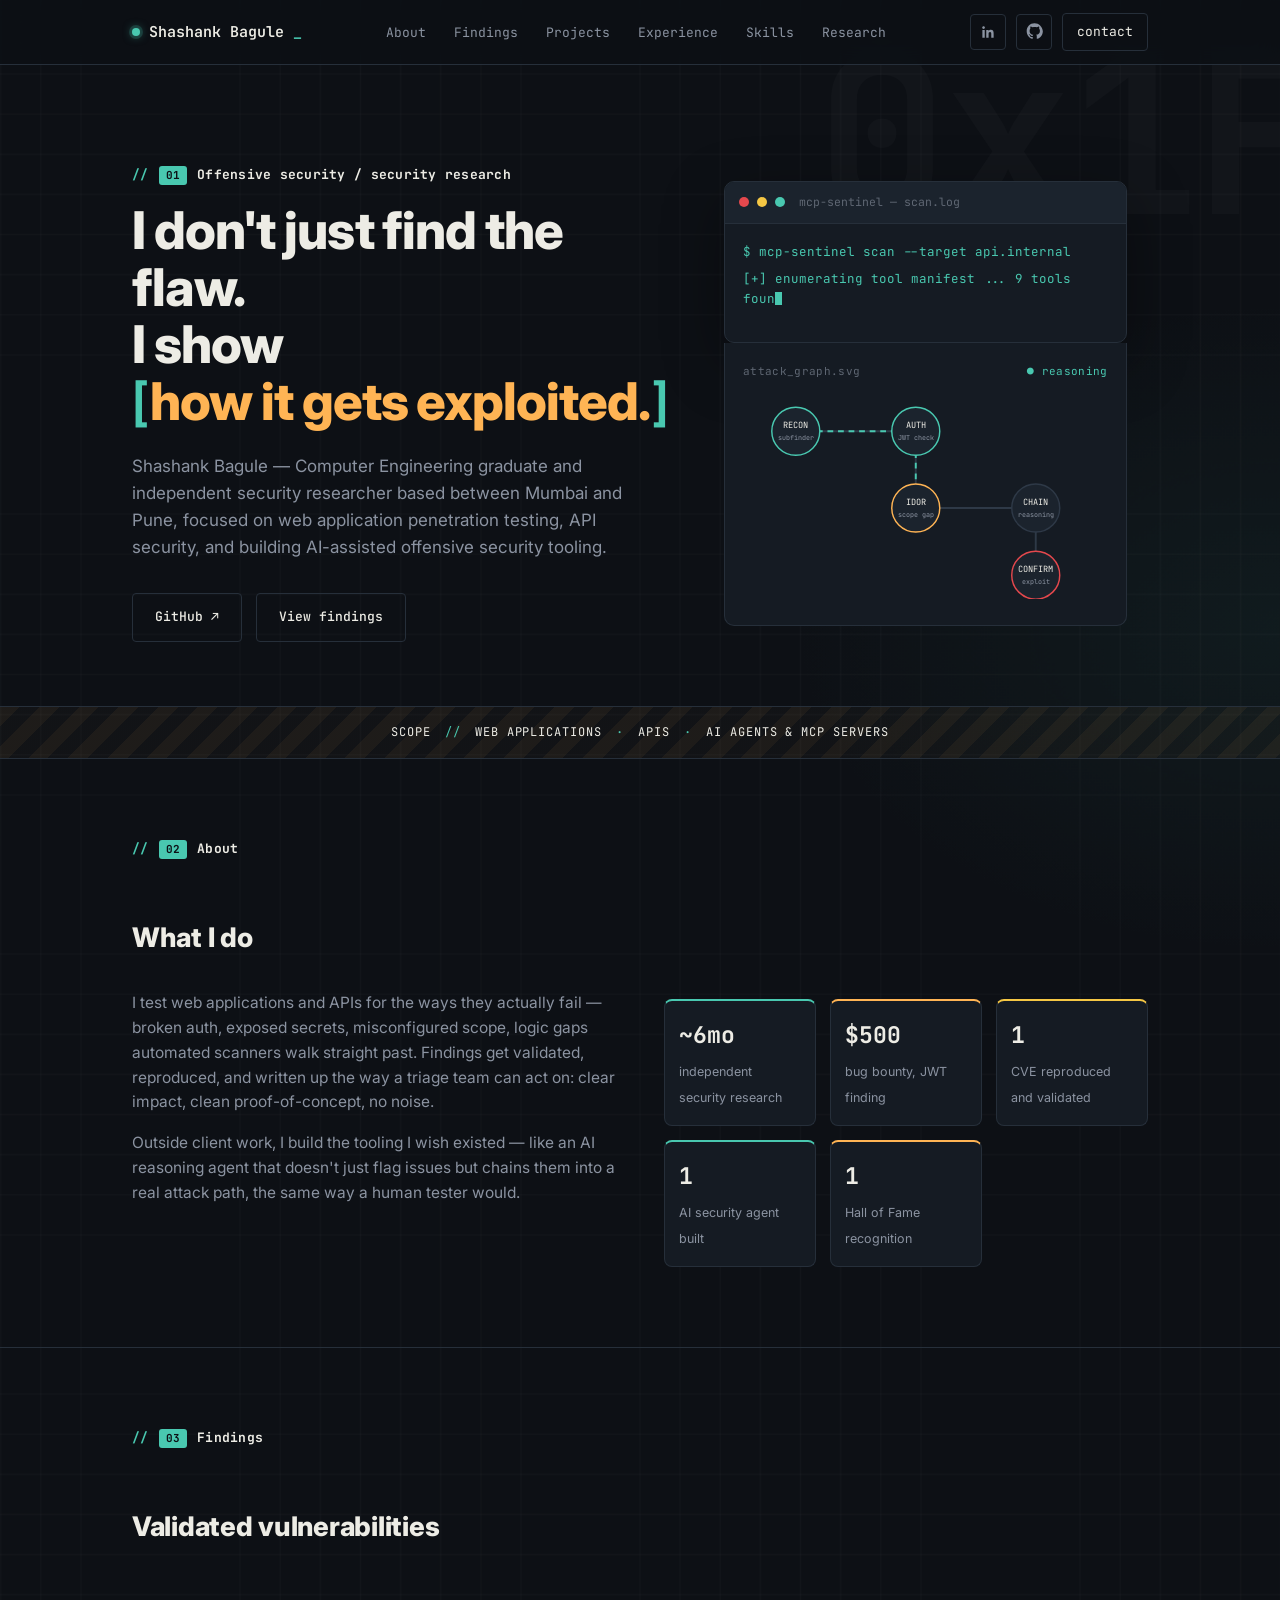
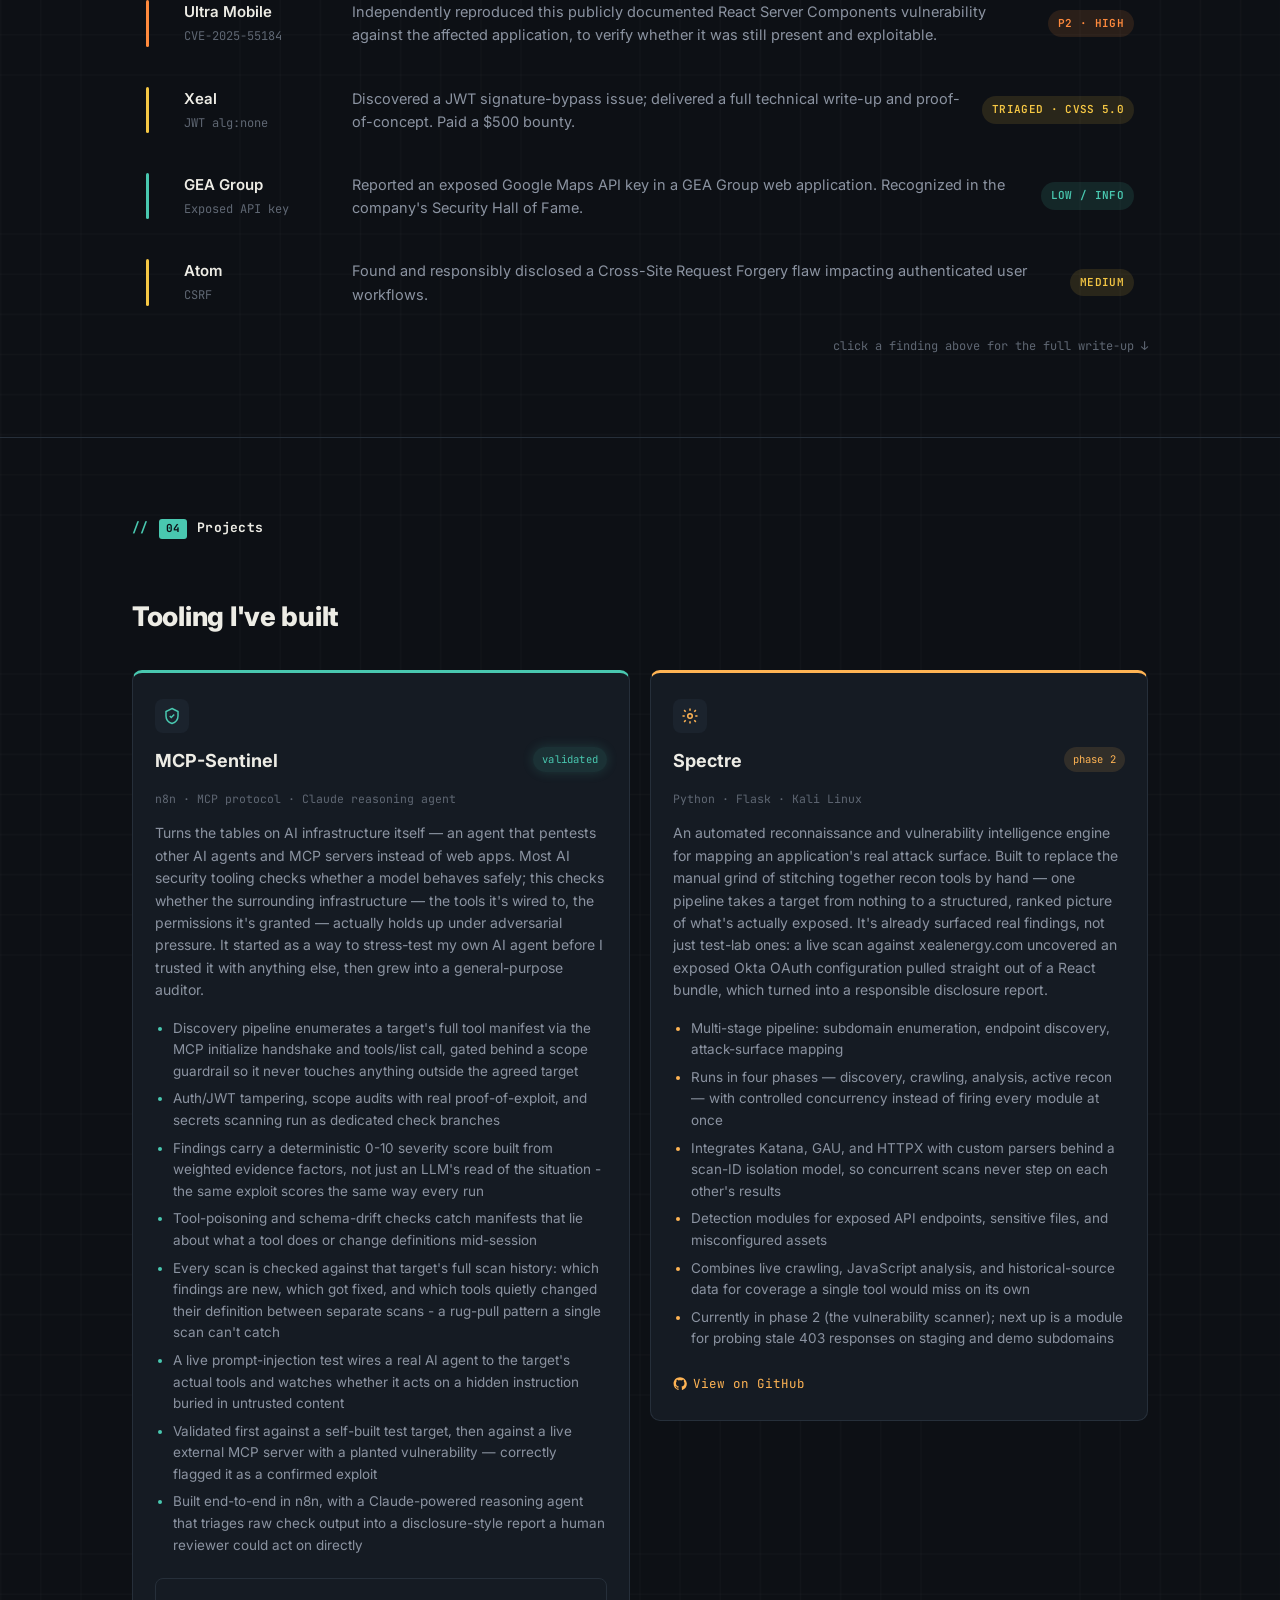
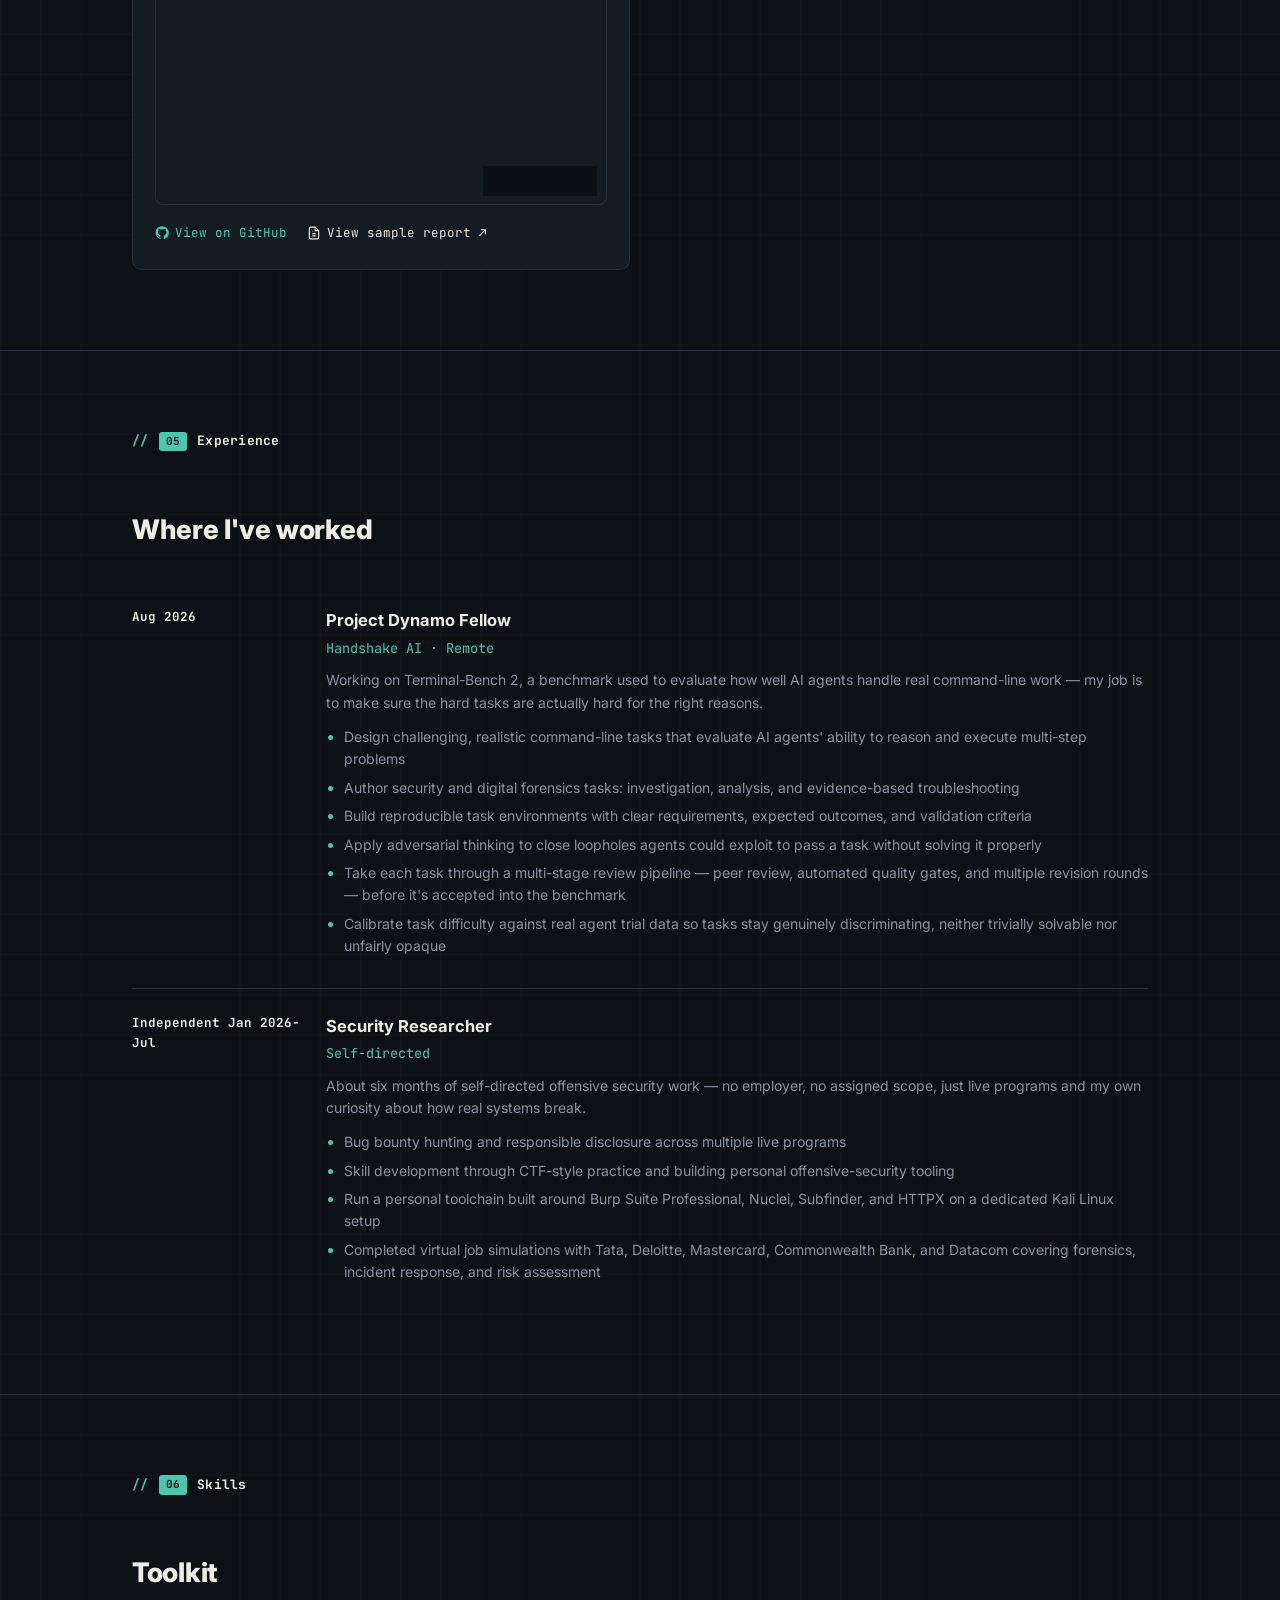
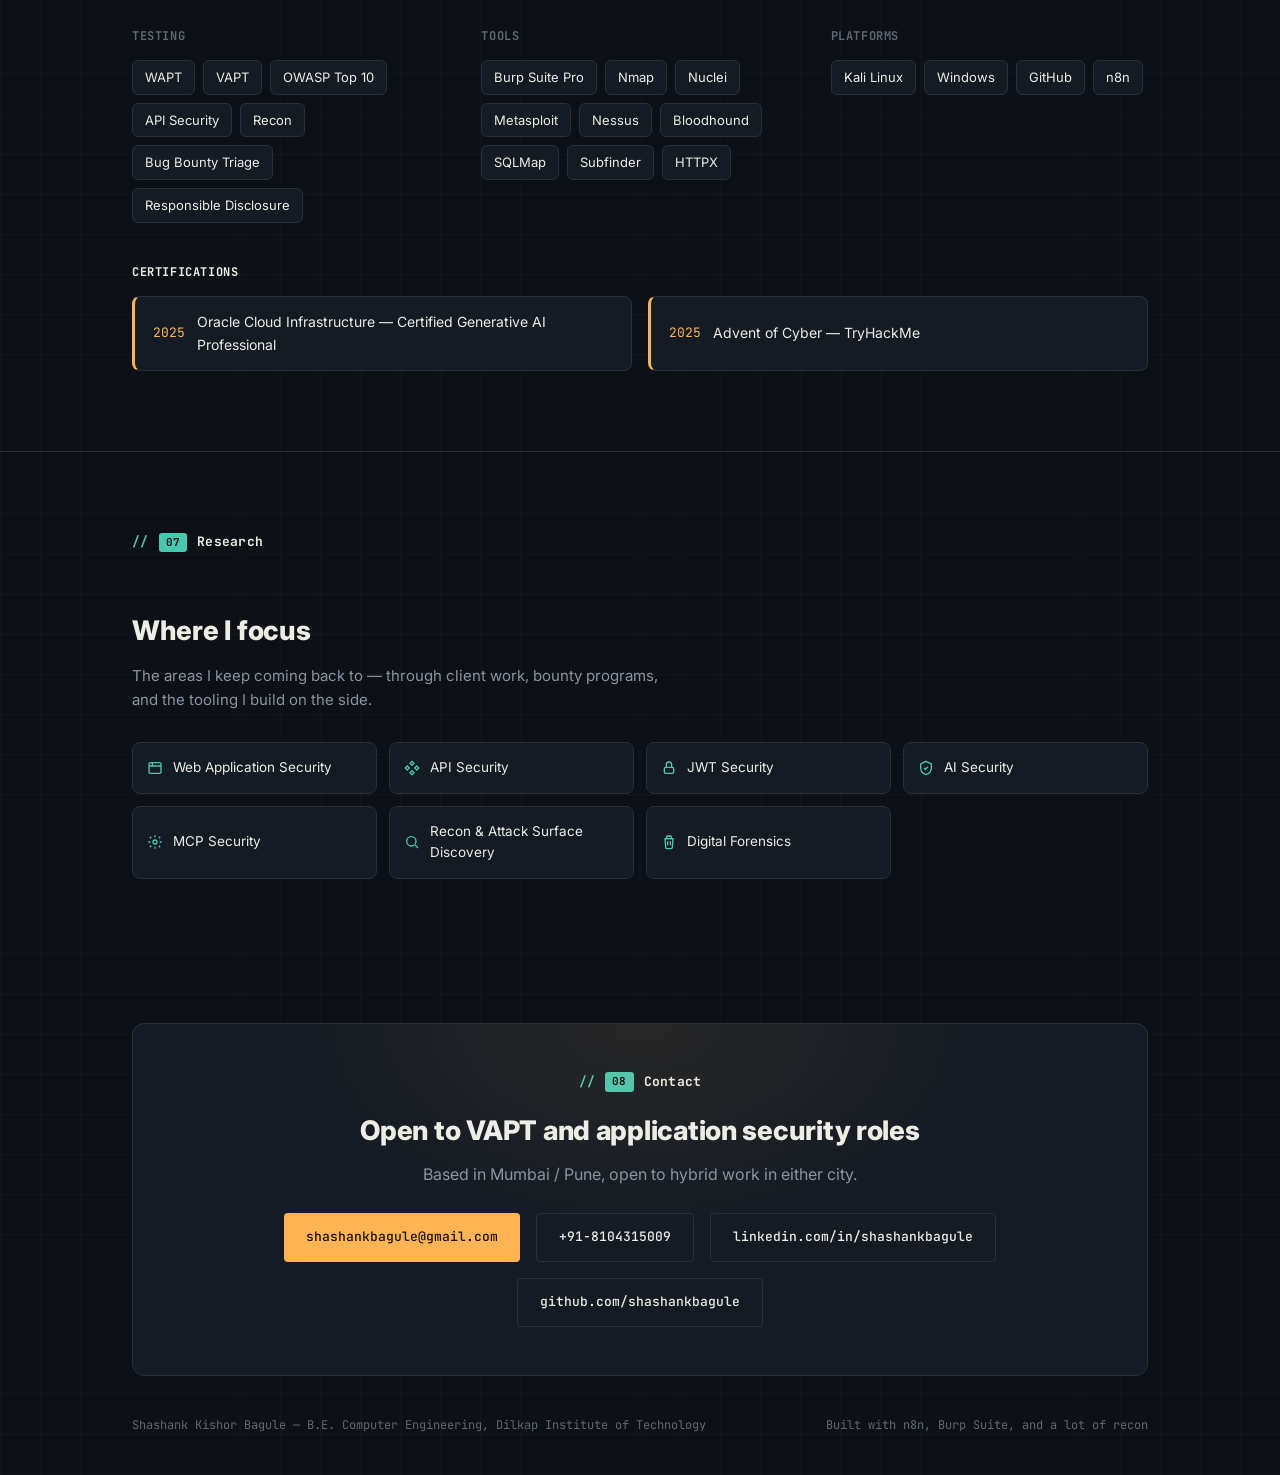
<file: index.html>
<!DOCTYPE html>
<html lang="en">
<head>
<meta charset="UTF-8">
<meta name="viewport" content="width=device-width, initial-scale=1.0">
<title>Shashank Bagule — Security Researcher</title>
<meta name="description" content="Shashank Bagule — Security researcher and offensive security tooling builder. Web application penetration testing, VAPT, and AI-assisted security agents.">
<link rel="preconnect" href="https://fonts.googleapis.com">
<link rel="preconnect" href="https://fonts.gstatic.com" crossorigin>
<link href="https://fonts.googleapis.com/css2?family=JetBrains+Mono:wght@400;500;600;700&family=Inter:wght@400;500;600;700;800;900&display=swap" rel="stylesheet">
<link rel="stylesheet" href="assets/style.css">
</head>
<body>

<header>
<nav class="wrap">
<a href="#top" class="logo"><span class="dot"></span>Shashank Bagule<span class="cursor">_</span></a>
<ul class="navlinks">
<li><a href="#about">About</a></li>
<li><a href="#findings">Findings</a></li>
<li><a href="#projects">Projects</a></li>
<li><a href="#experience">Experience</a></li>
<li><a href="#skills">Skills</a></li>
<li><a href="#research">Research</a></li>
</ul>
<div class="navright">
<a class="navicon" href="https://linkedin.com/in/shashankbagule" target="_blank" rel="noopener" aria-label="LinkedIn">
<svg width="16" height="16" viewBox="0 0 24 24" fill="currentColor"><path d="M20.45 20.45h-3.55v-5.57c0-1.33-.02-3.04-1.85-3.04-1.85 0-2.14 1.45-2.14 2.94v5.67H9.36V9h3.41v1.56h.05c.48-.9 1.64-1.85 3.37-1.85 3.6 0 4.27 2.37 4.27 5.45v6.29zM5.34 7.43c-1.14 0-2.06-.93-2.06-2.06 0-1.14.92-2.06 2.06-2.06 1.13 0 2.06.92 2.06 2.06 0 1.13-.93 2.06-2.06 2.06zm1.78 13.02H3.56V9h3.56v11.45z"/></svg>
</a>
<a class="navicon" href="https://github.com/shashankbagule" target="_blank" rel="noopener" aria-label="GitHub">
<svg width="17" height="17" viewBox="0 0 24 24" fill="currentColor"><path d="M12 .5C5.73.5.98 5.24.98 11.52c0 5.02 3.26 9.28 7.77 10.78.57.1.78-.25.78-.55 0-.27-.01-1.16-.02-2.11-3.16.69-3.83-1.35-3.83-1.35-.52-1.31-1.26-1.66-1.26-1.66-1.03-.7.08-.69.08-.69 1.14.08 1.74 1.17 1.74 1.17 1.01 1.73 2.65 1.23 3.3.94.1-.73.4-1.23.72-1.51-2.52-.29-5.17-1.26-5.17-5.62 0-1.24.44-2.26 1.17-3.05-.12-.29-.51-1.45.11-3.02 0 0 .96-.31 3.14 1.16.91-.25 1.89-.38 2.86-.38.97 0 1.95.13 2.86.38 2.18-1.47 3.14-1.16 3.14-1.16.62 1.57.23 2.73.11 3.02.73.79 1.17 1.81 1.17 3.05 0 4.37-2.65 5.33-5.18 5.61.41.35.77 1.04.77 2.1 0 1.51-.01 2.73-.01 3.1 0 .3.2.66.79.55 4.5-1.5 7.76-5.76 7.76-10.78C23.02 5.24 18.27.5 12 .5z"/></svg>
</a>
<a class="navcta" href="mailto:shashankbagule@gmail.com" id="navContactBtn">contact</a>
</div>
<button class="menutoggle" id="menutoggle" aria-label="Toggle menu">≡</button>
</nav>
</header>

<main id="top">

<section class="hero">
<div class="hero-watermark">0x1F</div>
<div class="wrap hero-grid">
<div>
<span class="comment"><span class="num">01</span> Offensive security / security research</span>
<h1>I don't just find the flaw.<br>I show <span class="hl">how it gets exploited.</span></h1>
<p class="lede">Shashank Bagule — Computer Engineering graduate and independent security researcher based between Mumbai and Pune, focused on web application penetration testing, API security, and building AI-assisted offensive security tooling.</p>
<div class="herobtns">
<a class="btn btn-ghost" href="https://github.com/shashankbagule" target="_blank" rel="noopener">GitHub ↗</a>
<a class="btn btn-ghost" href="#findings">View findings</a>
</div>
</div>
<div>
<div class="console">
<div class="console-bar">
<span class="tl tl-r"></span><span class="tl tl-y"></span><span class="tl tl-g"></span>
<span class="fname">mcp-sentinel — scan.log</span>
</div>
<div class="console-body" id="termbody" aria-hidden="true"></div>
</div>
<div class="graph-box">
<div class="graph-label"><span>attack_graph.svg</span><span class="live">reasoning</span></div>
<svg viewBox="0 0 380 220" width="100%" role="img" aria-label="Diagram of an attack chain moving from recon to authentication bypass to privilege escalation to a confirmed exploit">
<title>Attack chain diagram</title>
<line x1="55" y1="45" x2="180" y2="45" stroke="#2e3947" stroke-width="2"/>
<line x1="180" y1="45" x2="180" y2="125" stroke="#2e3947" stroke-width="2"/>
<line x1="180" y1="125" x2="305" y2="125" stroke="#2e3947" stroke-width="2"/>
<line x1="305" y1="125" x2="305" y2="195" stroke="#2e3947" stroke-width="2"/>

<line x1="55" y1="45" x2="180" y2="45" stroke="#49c8b0" stroke-width="2" class="dash"/>
<line x1="180" y1="45" x2="180" y2="125" stroke="#49c8b0" stroke-width="2" class="dash"/>

<circle cx="55" cy="45" r="25" fill="#1b232d" stroke="#49c8b0" stroke-width="1.5"/>
<text x="55" y="42" text-anchor="middle" fill="#edece5" font-family="JetBrains Mono" font-size="9">RECON</text>
<text x="55" y="54" text-anchor="middle" fill="#8b93a1" font-family="JetBrains Mono" font-size="7">subfinder</text>

<circle cx="180" cy="45" r="25" fill="#1b232d" stroke="#49c8b0" stroke-width="1.5" class="pulse-dot"/>
<text x="180" y="42" text-anchor="middle" fill="#edece5" font-family="JetBrains Mono" font-size="9">AUTH</text>
<text x="180" y="54" text-anchor="middle" fill="#8b93a1" font-family="JetBrains Mono" font-size="7">JWT check</text>

<circle cx="180" cy="125" r="25" fill="#1b232d" stroke="#ffb454" stroke-width="1.5"/>
<text x="180" y="122" text-anchor="middle" fill="#edece5" font-family="JetBrains Mono" font-size="9">IDOR</text>
<text x="180" y="134" text-anchor="middle" fill="#8b93a1" font-family="JetBrains Mono" font-size="7">scope gap</text>

<circle cx="305" cy="125" r="25" fill="#1b232d" stroke="#2e3947" stroke-width="1.5"/>
<text x="305" y="122" text-anchor="middle" fill="#edece5" font-family="JetBrains Mono" font-size="9">CHAIN</text>
<text x="305" y="134" text-anchor="middle" fill="#8b93a1" font-family="JetBrains Mono" font-size="7">reasoning</text>

<circle cx="305" cy="195" r="25" fill="#1b232d" stroke="#e5484d" stroke-width="1.5"/>
<text x="305" y="192" text-anchor="middle" fill="#edece5" font-family="JetBrains Mono" font-size="9">CONFIRM</text>
<text x="305" y="204" text-anchor="middle" fill="#8b93a1" font-family="JetBrains Mono" font-size="7">exploit</text>
</svg>
</div>
</div>
</div>
</section>

<div class="scope-stripe">
<div class="wrap">
<span>SCOPE</span><span class="sep">//</span><span>WEB APPLICATIONS</span><span class="sep">·</span><span>APIS</span><span class="sep">·</span><span>AI AGENTS &amp; MCP SERVERS</span>
</div>
</div>

<section id="about">
<div class="wrap">
<div class="sec-head"><span class="comment"><span class="num">02</span> About</span></div>
<h2 style="margin-bottom:32px;">What I do</h2>
<div class="about-grid reveal">
<div>
<p>I test web applications and APIs for the ways they actually fail — broken auth, exposed secrets, misconfigured scope, logic gaps automated scanners walk straight past. Findings get validated, reproduced, and written up the way a triage team can act on: clear impact, clean proof-of-concept, no noise.</p>
<p>Outside client work, I build the tooling I wish existed — like an AI reasoning agent that doesn't just flag issues but chains them into a real attack path, the same way a human tester would.</p>
</div>
<div class="stat-row">
<div class="stat"><b>~6mo</b><span>independent security research</span></div>
<div class="stat"><b>$500</b><span>bug bounty, JWT finding</span></div>
<div class="stat"><b>1</b><span>CVE reproduced and validated</span></div>
<div class="stat"><b>1</b><span>AI security agent built</span></div>
<div class="stat"><b>1</b><span>Hall of Fame recognition</span></div>
</div>
</div>
</div>
</section>

<section id="findings">
<div class="wrap">
<div class="sec-head"><span class="comment"><span class="num">03</span> Findings</span></div>
<h2 style="margin-bottom:32px;">Validated vulnerabilities</h2>
<div class="reveal">
<a class="finding" href="writeups/ultra-mobile.html">
<span class="bar" style="background:var(--sev-high)"></span>
<div class="org">Ultra Mobile<small>CVE-2025-55184</small></div>
<div class="desc">Independently reproduced this publicly documented React Server Components vulnerability against the affected application, to verify whether it was still present and exploitable.</div>
<span class="badge badge-high">P2 · High</span>
</a>
<a class="finding" href="writeups/xeal.html">
<span class="bar" style="background:var(--sev-medium)"></span>
<div class="org">Xeal<small>JWT alg:none</small></div>
<div class="desc">Discovered a JWT signature-bypass issue; delivered a full technical write-up and proof-of-concept. Paid a $500 bounty.</div>
<span class="badge badge-medium">Triaged · CVSS 5.0</span>
</a>
<a class="finding" href="writeups/gea-group.html">
<span class="bar" style="background:var(--sev-low)"></span>
<div class="org">GEA Group<small>Exposed API key</small></div>
<div class="desc">Reported an exposed Google Maps API key in a GEA Group web application. Recognized in the company's Security Hall of Fame.</div>
<span class="badge badge-low">Low / Info</span>
</a>
<a class="finding" href="writeups/atom.html">
<span class="bar" style="background:var(--sev-medium)"></span>
<div class="org">Atom<small>CSRF</small></div>
<div class="desc">Found and responsibly disclosed a Cross-Site Request Forgery flaw impacting authenticated user workflows.</div>
<span class="badge badge-medium">Medium</span>
</a>
</div>
<div style="text-align:right;margin-top:6px;">
<span style="font-family:var(--mono);font-size:12px;color:var(--muted-2);">click a finding above for the full write-up ↓</span>
</div>
</div>
</section>

<section id="projects">
<div class="wrap">
<div class="sec-head"><span class="comment"><span class="num">04</span> Projects</span></div>
<h2 style="margin-bottom:32px;">Tooling I've built</h2>
<div class="proj-grid reveal">

<div class="card">
<div class="card-icon">
<svg width="18" height="18" viewBox="0 0 24 24" fill="none" stroke="currentColor" stroke-width="2"><path d="M12 2l8 4v6c0 5-3.5 8.5-8 10-4.5-1.5-8-5-8-10V6l8-4z"/><path d="M9 12l2 2 4-4"/></svg>
</div>
<div class="card-top"><h3>MCP-Sentinel</h3><span class="status status-active">validated</span></div>
<div class="stack">n8n · MCP protocol · Claude reasoning agent</div>
<p>Turns the tables on AI infrastructure itself — an agent that pentests other AI agents and MCP servers instead of web apps. Most AI security tooling checks whether a model behaves safely; this checks whether the surrounding infrastructure — the tools it's wired to, the permissions it's granted — actually holds up under adversarial pressure. It started as a way to stress-test my own AI agent before I trusted it with anything else, then grew into a general-purpose auditor.</p>
<ul>
<li>Discovery pipeline enumerates a target's full tool manifest via the MCP initialize handshake and tools/list call, gated behind a scope guardrail so it never touches anything outside the agreed target</li>
<li>Auth/JWT tampering, scope audits with real proof-of-exploit, and secrets scanning run as dedicated check branches</li>
<li>Findings carry a deterministic 0-10 severity score built from weighted evidence factors, not just an LLM's read of the situation - the same exploit scores the same way every run</li>
<li>Tool-poisoning and schema-drift checks catch manifests that lie about what a tool does or change definitions mid-session</li>
<li>Every scan is checked against that target's full scan history: which findings are new, which got fixed, and which tools quietly changed their definition between separate scans - a rug-pull pattern a single scan can't catch</li>
<li>A live prompt-injection test wires a real AI agent to the target's actual tools and watches whether it acts on a hidden instruction buried in untrusted content</li>
<li>Validated first against a self-built test target, then against a live external MCP server with a planted vulnerability — correctly flagged it as a confirmed exploit</li>
<li>Built end-to-end in n8n, with a Claude-powered reasoning agent that triages raw check output into a disclosure-style report a human reviewer could act on directly</li>
</ul>
<div class="video-wrap" style="position:relative;margin-top:16px;">
<video id="mcpDemoVideo" src="assets/mcp-sentinel-demo-final.mp4" autoplay muted loop playsinline style="width:100%;border-radius:8px;display:block;border:1px solid var(--line);"></video>
<button id="mcpDemoFullscreen" type="button" aria-label="Watch demo fullscreen" style="position:absolute;bottom:10px;right:10px;display:inline-flex;align-items:center;gap:6px;background:rgba(10,12,18,0.72);backdrop-filter:blur(2px);border:1px solid rgba(255,255,255,0.22);color:#fff;border-radius:6px;padding:6px 10px;cursor:pointer;font-family:var(--mono);font-size:11.5px;letter-spacing:0.02em;">
<svg width="13" height="13" viewBox="0 0 24 24" fill="none" stroke="currentColor" stroke-width="2" stroke-linecap="round" stroke-linejoin="round"><path d="M8 3H5a2 2 0 0 0-2 2v3"/><path d="M16 3h3a2 2 0 0 1 2 2v3"/><path d="M8 21H5a2 2 0 0 1-2-2v-3"/><path d="M16 21h3a2 2 0 0 0 2-2v-3"/></svg>
Fullscreen
</button>
</div>
<div style="display:flex;align-items:center;gap:20px;flex-wrap:wrap;margin-top:18px;">
<a href="https://github.com/shashankbagule/mcp-sentinel" target="_blank" rel="noopener" style="display:inline-flex;align-items:center;gap:6px;font-family:var(--mono);font-size:12.5px;color:var(--accent-2);text-decoration:none;">
<svg width="14" height="14" viewBox="0 0 24 24" fill="currentColor"><path d="M12 .5C5.73.5.98 5.24.98 11.52c0 5.02 3.26 9.28 7.77 10.78.57.1.78-.25.78-.55 0-.27-.01-1.16-.02-2.11-3.16.69-3.83-1.35-3.83-1.35-.52-1.31-1.26-1.66-1.26-1.66-1.03-.7.08-.69.08-.69 1.14.08 1.74 1.17 1.74 1.17 1.01 1.73 2.65 1.23 3.3.94.1-.73.4-1.23.72-1.51-2.52-.29-5.17-1.26-5.17-5.62 0-1.24.44-2.26 1.17-3.05-.12-.29-.51-1.45.11-3.02 0 0 .96-.31 3.14 1.16.91-.25 1.89-.38 2.86-.38.97 0 1.95.13 2.86.38 2.18-1.47 3.14-1.16 3.14-1.16.62 1.57.23 2.73.11 3.02.73.79 1.17 1.81 1.17 3.05 0 4.37-2.65 5.33-5.18 5.61.41.35.77 1.04.77 2.1 0 1.51-.01 2.73-.01 3.1 0 .3.2.66.79.55 4.5-1.5 7.76-5.76 7.76-10.78C23.02 5.24 18.27.5 12 .5z"/></svg>
View on GitHub
</a>
<a href="writeups/mcp-sentinel-report.html" style="display:inline-flex;align-items:center;gap:6px;font-family:var(--mono);font-size:12.5px;color:var(--fg);text-decoration:none;">
<svg width="14" height="14" viewBox="0 0 24 24" fill="none" stroke="currentColor" stroke-width="2"><path d="M14 2H6a2 2 0 00-2 2v16a2 2 0 002 2h12a2 2 0 002-2V8z"/><path d="M14 2v6h6"/><path d="M9 13h6M9 17h6M9 9h1"/></svg>
View sample report ↗
</a>
</div>
</div>

<div class="card progress">
<div class="card-icon">
<svg width="18" height="18" viewBox="0 0 24 24" fill="none" stroke="currentColor" stroke-width="2"><circle cx="12" cy="12" r="3"/><path d="M12 2v3M12 19v3M4.2 4.2l2.1 2.1M17.7 17.7l2.1 2.1M2 12h3M19 12h3M4.2 19.8l2.1-2.1M17.7 6.3l2.1-2.1"/></svg>
</div>
<div class="card-top"><h3>Spectre</h3><span class="status status-progress">phase 2</span></div>
<div class="stack">Python · Flask · Kali Linux</div>
<p>An automated reconnaissance and vulnerability intelligence engine for mapping an application's real attack surface. Built to replace the manual grind of stitching together recon tools by hand — one pipeline takes a target from nothing to a structured, ranked picture of what's actually exposed. It's already surfaced real findings, not just test-lab ones: a live scan against xealenergy.com uncovered an exposed Okta OAuth configuration pulled straight out of a React bundle, which turned into a responsible disclosure report.</p>
<ul>
<li>Multi-stage pipeline: subdomain enumeration, endpoint discovery, attack-surface mapping</li>
<li>Runs in four phases — discovery, crawling, analysis, active recon — with controlled concurrency instead of firing every module at once</li>
<li>Integrates Katana, GAU, and HTTPX with custom parsers behind a scan-ID isolation model, so concurrent scans never step on each other's results</li>
<li>Detection modules for exposed API endpoints, sensitive files, and misconfigured assets</li>
<li>Combines live crawling, JavaScript analysis, and historical-source data for coverage a single tool would miss on its own</li>
<li>Currently in phase 2 (the vulnerability scanner); next up is a module for probing stale 403 responses on staging and demo subdomains</li>
</ul>
<a href="https://github.com/shashankbagule/spectre" target="_blank" rel="noopener" style="display:inline-flex;align-items:center;gap:6px;margin-top:18px;font-family:var(--mono);font-size:12.5px;color:var(--accent);text-decoration:none;">
<svg width="14" height="14" viewBox="0 0 24 24" fill="currentColor"><path d="M12 .5C5.73.5.98 5.24.98 11.52c0 5.02 3.26 9.28 7.77 10.78.57.1.78-.25.78-.55 0-.27-.01-1.16-.02-2.11-3.16.69-3.83-1.35-3.83-1.35-.52-1.31-1.26-1.66-1.26-1.66-1.03-.7.08-.69.08-.69 1.14.08 1.74 1.17 1.74 1.17 1.01 1.73 2.65 1.23 3.3.94.1-.73.4-1.23.72-1.51-2.52-.29-5.17-1.26-5.17-5.62 0-1.24.44-2.26 1.17-3.05-.12-.29-.51-1.45.11-3.02 0 0 .96-.31 3.14 1.16.91-.25 1.89-.38 2.86-.38.97 0 1.95.13 2.86.38 2.18-1.47 3.14-1.16 3.14-1.16.62 1.57.23 2.73.11 3.02.73.79 1.17 1.81 1.17 3.05 0 4.37-2.65 5.33-5.18 5.61.41.35.77 1.04.77 2.1 0 1.51-.01 2.73-.01 3.1 0 .3.2.66.79.55 4.5-1.5 7.76-5.76 7.76-10.78C23.02 5.24 18.27.5 12 .5z"/></svg>
View on GitHub
</a>
</div>

</div>
</div>
</section>

<section id="experience">
<div class="wrap">
<div class="sec-head"><span class="comment"><span class="num">05</span> Experience</span></div>
<h2 style="margin-bottom:32px;">Where I've worked</h2>
<div class="reveal">
<div class="xp-item">
<div class="when">Aug 2026 </div>
<div>
<h3>Project Dynamo Fellow</h3>
<div class="org">Handshake AI · Remote</div>
<p style="color:var(--muted);font-size:14px;margin:0 0 12px;">Working on Terminal-Bench 2, a benchmark used to evaluate how well AI agents handle real command-line work — my job is to make sure the hard tasks are actually hard for the right reasons.</p>
<ul>
<li>Design challenging, realistic command-line tasks that evaluate AI agents' ability to reason and execute multi-step problems</li>
<li>Author security and digital forensics tasks: investigation, analysis, and evidence-based troubleshooting</li>
<li>Build reproducible task environments with clear requirements, expected outcomes, and validation criteria</li>
<li>Apply adversarial thinking to close loopholes agents could exploit to pass a task without solving it properly</li>
<li>Take each task through a multi-stage review pipeline — peer review, automated quality gates, and multiple revision rounds — before it's accepted into the benchmark</li>
<li>Calibrate task difficulty against real agent trial data so tasks stay genuinely discriminating, neither trivially solvable nor unfairly opaque</li>
</ul>
</div>
</div>
<div class="xp-item">
<div class="when">Independent Jan 2026- Jul </div>
<div>
<h3>Security Researcher</h3>
<div class="org">Self-directed</div>
<p style="color:var(--muted);font-size:14px;margin:0 0 12px;">About six months of self-directed offensive security work — no employer, no assigned scope, just live programs and my own curiosity about how real systems break.</p>
<ul>
<li>Bug bounty hunting and responsible disclosure across multiple live programs</li>
<li>Skill development through CTF-style practice and building personal offensive-security tooling</li>
<li>Run a personal toolchain built around Burp Suite Professional, Nuclei, Subfinder, and HTTPX on a dedicated Kali Linux setup</li>
<li>Completed virtual job simulations with Tata, Deloitte, Mastercard, Commonwealth Bank, and Datacom covering forensics, incident response, and risk assessment</li>
</ul>
</div>
</div>
</div>
</div>
</section>

<section id="skills">
<div class="wrap">
<div class="sec-head"><span class="comment"><span class="num">06</span> Skills</span></div>
<h2 style="margin-bottom:32px;">Toolkit</h2>
<div class="skill-cols reveal">
<div class="skill-col">
<h4>Testing</h4>
<div class="chips">
<span class="chip">WAPT</span><span class="chip">VAPT</span><span class="chip">OWASP Top 10</span>
<span class="chip">API Security</span><span class="chip">Recon</span>
<span class="chip">Bug Bounty Triage</span><span class="chip">Responsible Disclosure</span>
</div>
</div>
<div class="skill-col">
<h4>Tools</h4>
<div class="chips">
<span class="chip">Burp Suite Pro</span><span class="chip">Nmap</span><span class="chip">Nuclei</span>
<span class="chip">Metasploit</span><span class="chip">Nessus</span><span class="chip">Bloodhound</span>
<span class="chip">SQLMap</span><span class="chip">Subfinder</span><span class="chip">HTTPX</span>
</div>
</div>
<div class="skill-col">
<h4>Platforms</h4>
<div class="chips">
<span class="chip">Kali Linux</span><span class="chip">Windows</span><span class="chip">GitHub</span><span class="chip">n8n</span>
</div>
</div>
</div>

<div style="margin-top:40px;" class="reveal">
<h4 style="font-family:var(--mono);font-size:12px;color:var(--fg);font-weight:700;text-transform:uppercase;letter-spacing:0.05em;margin:0 0 14px;">Certifications</h4>
<div class="cert-row">
<div class="cert"><span class="yr">2025</span><span class="name">Oracle Cloud Infrastructure — Certified Generative AI Professional</span></div>
<div class="cert"><span class="yr">2025</span><span class="name">Advent of Cyber — TryHackMe</span></div>
</div>
</div>
</div>
</section>

<section id="research">
<div class="wrap">
<div class="sec-head"><span class="comment"><span class="num">07</span> Research</span></div>
<h2 style="margin-bottom:12px;">Where I focus</h2>
<p style="color:var(--muted);font-size:15px;max-width:60ch;margin:0 0 30px;">The areas I keep coming back to — through client work, bounty programs, and the tooling I build on the side.</p>
<div class="research-grid reveal">
<div class="research-tag">
<svg width="16" height="16" viewBox="0 0 24 24" fill="none" stroke="currentColor" stroke-width="2"><rect x="3" y="4" width="18" height="16" rx="2"/><path d="M3 9h18M8 4v5"/></svg>
Web Application Security
</div>
<div class="research-tag">
<svg width="16" height="16" viewBox="0 0 24 24" fill="none" stroke="currentColor" stroke-width="2"><path d="M12 2l3 3-3 3-3-3 3-3zM2 12l3-3 3 3-3 3-3-3zM12 22l-3-3 3-3 3 3-3 3zM22 12l-3 3-3-3 3-3 3 3z"/></svg>
API Security
</div>
<div class="research-tag">
<svg width="16" height="16" viewBox="0 0 24 24" fill="none" stroke="currentColor" stroke-width="2"><rect x="5" y="11" width="14" height="9" rx="2"/><path d="M8 11V7a4 4 0 018 0v4"/></svg>
JWT Security
</div>
<div class="research-tag">
<svg width="16" height="16" viewBox="0 0 24 24" fill="none" stroke="currentColor" stroke-width="2"><path d="M12 2l8 4v6c0 5-3.5 8.5-8 10-4.5-1.5-8-5-8-10V6l8-4z"/><path d="M9 12l2 2 4-4"/></svg>
AI Security
</div>
<div class="research-tag">
<svg width="16" height="16" viewBox="0 0 24 24" fill="none" stroke="currentColor" stroke-width="2"><circle cx="12" cy="12" r="3"/><path d="M12 2v3M12 19v3M4.2 4.2l2.1 2.1M17.7 17.7l2.1 2.1M2 12h3M19 12h3M4.2 19.8l2.1-2.1M17.7 6.3l2.1-2.1"/></svg>
MCP Security
</div>
<div class="research-tag">
<svg width="16" height="16" viewBox="0 0 24 24" fill="none" stroke="currentColor" stroke-width="2"><circle cx="11" cy="11" r="7"/><path d="M21 21l-4.3-4.3"/></svg>
Recon &amp; Attack Surface Discovery
</div>
<div class="research-tag">
<svg width="16" height="16" viewBox="0 0 24 24" fill="none" stroke="currentColor" stroke-width="2"><path d="M9 3h6l1 4H8l1-4z"/><path d="M6 7h12l-1 13a2 2 0 01-2 2H9a2 2 0 01-2-2L6 7z"/><path d="M10 11v6M14 11v6"/></svg>
Digital Forensics
</div>
</div>
</div>
</section>

</main>

<footer>
<div class="wrap">
<div class="contact-box reveal">
<span class="comment"><span class="num">08</span> Contact</span>
<h2>Open to VAPT and application security roles</h2>
<p>Based in Mumbai / Pune, open to hybrid work in either city.</p>
<div class="contact-links">
<a class="btn btn-primary" href="mailto:shashankbagule@gmail.com" id="footerContactBtn">shashankbagule@gmail.com</a>
<a class="btn btn-ghost" href="tel:+918104315009">+91-8104315009</a>
<a class="btn btn-ghost" href="https://linkedin.com/in/shashankbagule" target="_blank" rel="noopener">linkedin.com/in/shashankbagule</a>
<a class="btn btn-ghost" href="https://github.com/shashankbagule" target="_blank" rel="noopener">github.com/shashankbagule</a>
</div>
</div>
<div class="foot-meta">
<span>Shashank Kishor Bagule — B.E. Computer Engineering, Dilkap Institute of Technology</span>
<span>Built with n8n, Burp Suite, and a lot of recon</span>
</div>
</div>
</footer>

<script>
function wireCopyEmail(btn){
if(!btn) return;
var original = btn.textContent;
btn.addEventListener('click', function(){
if(navigator.clipboard){
navigator.clipboard.writeText('shashankbagule@gmail.com').then(function(){
btn.textContent = 'Copied ✓';
setTimeout(function(){ btn.textContent = original; }, 1800);
}).catch(function(){});
}
});
}
wireCopyEmail(document.getElementById('navContactBtn'));
wireCopyEmail(document.getElementById('footerContactBtn'));

document.getElementById('menutoggle').addEventListener('click', function(){
var links = document.querySelector('.navlinks');
var open = links.style.display === 'flex';
links.style.display = open ? 'none' : 'flex';
links.style.cssText += open ? '' : 'flex-direction:column;position:absolute;top:64px;right:32px;background:#151b23;border:1px solid #262f3a;border-radius:8px;padding:16px 22px;gap:14px;';
});

var reduceMotion = window.matchMedia('(prefers-reduced-motion: reduce)').matches;

var els = document.querySelectorAll('.reveal');
if(!reduceMotion && 'IntersectionObserver' in window){
els.forEach(function(el){ el.classList.add('pending'); });
var io = new IntersectionObserver(function(entries){
entries.forEach(function(e){
if(e.isIntersecting){ e.target.classList.add('in'); io.unobserve(e.target); }
});
}, {threshold:0.12});
els.forEach(function(el){ io.observe(el); });
}

var termLines = [
{t:'$ mcp-sentinel scan --target api.internal', c:'prompt'},
{t:'[+] enumerating tool manifest ... 9 tools found', c:'ok'},
{t:'[!] scope mismatch on read_config (write access)', c:'warn'},
{t:'[+] executing proof-of-exploit ...', c:'ok'},
{t:'[CRITICAL] confirmed exploit — delete persisted', c:'crit'}
];
var termEl = document.getElementById('termbody');
if(termEl){
if(reduceMotion){
termEl.innerHTML = termLines.map(function(l){return '<div class="ln '+l.c+'">'+l.t+'</div>';}).join('');
} else {
var li = 0, ci = 0;
function typeLine(){
if(li >= termLines.length){
setTimeout(function(){ termEl.innerHTML=''; li=0; ci=0; typeLine(); }, 2600);
return;
}
var line = termLines[li];
if(ci === 0){
var div = document.createElement('div');
div.className = 'ln ' + line.c;
div.innerHTML = '<span class="caret"></span>';
termEl.appendChild(div);
}
var div = termEl.lastChild;
ci++;
div.innerHTML = line.t.slice(0, ci) + '<span class="caret"></span>';
if(ci < line.t.length){
setTimeout(typeLine, 16);
} else {
div.innerHTML = line.t;
li++; ci = 0;
setTimeout(typeLine, 380);
}
}
typeLine();
}
}

(function(){
var v = document.getElementById('mcpDemoVideo');
var btn = document.getElementById('mcpDemoFullscreen');
if(!v || !btn) return;

function goFullscreen(){
v.controls = true;
v.muted = false;
try {
if(v.requestFullscreen) v.requestFullscreen();
else if(v.webkitRequestFullscreen) v.webkitRequestFullscreen();
else if(v.webkitEnterFullscreen) v.webkitEnterFullscreen();
else if(v.msRequestFullscreen) v.msRequestFullscreen();
} catch(e){}
}

btn.addEventListener('click', function(e){
e.preventDefault();
e.stopPropagation();
goFullscreen();
});

function onFsChange(){
var fsEl = document.fullscreenElement || document.webkitFullscreenElement || document.msFullscreenElement;
if(!fsEl){
v.controls = false;
v.muted = true;
if(v.paused){ v.play().catch(function(){}); }
}
}
document.addEventListener('fullscreenchange', onFsChange);
document.addEventListener('webkitfullscreenchange', onFsChange);
document.addEventListener('MSFullscreenChange', onFsChange);
})();
</script>

</body>
</html>
</file>
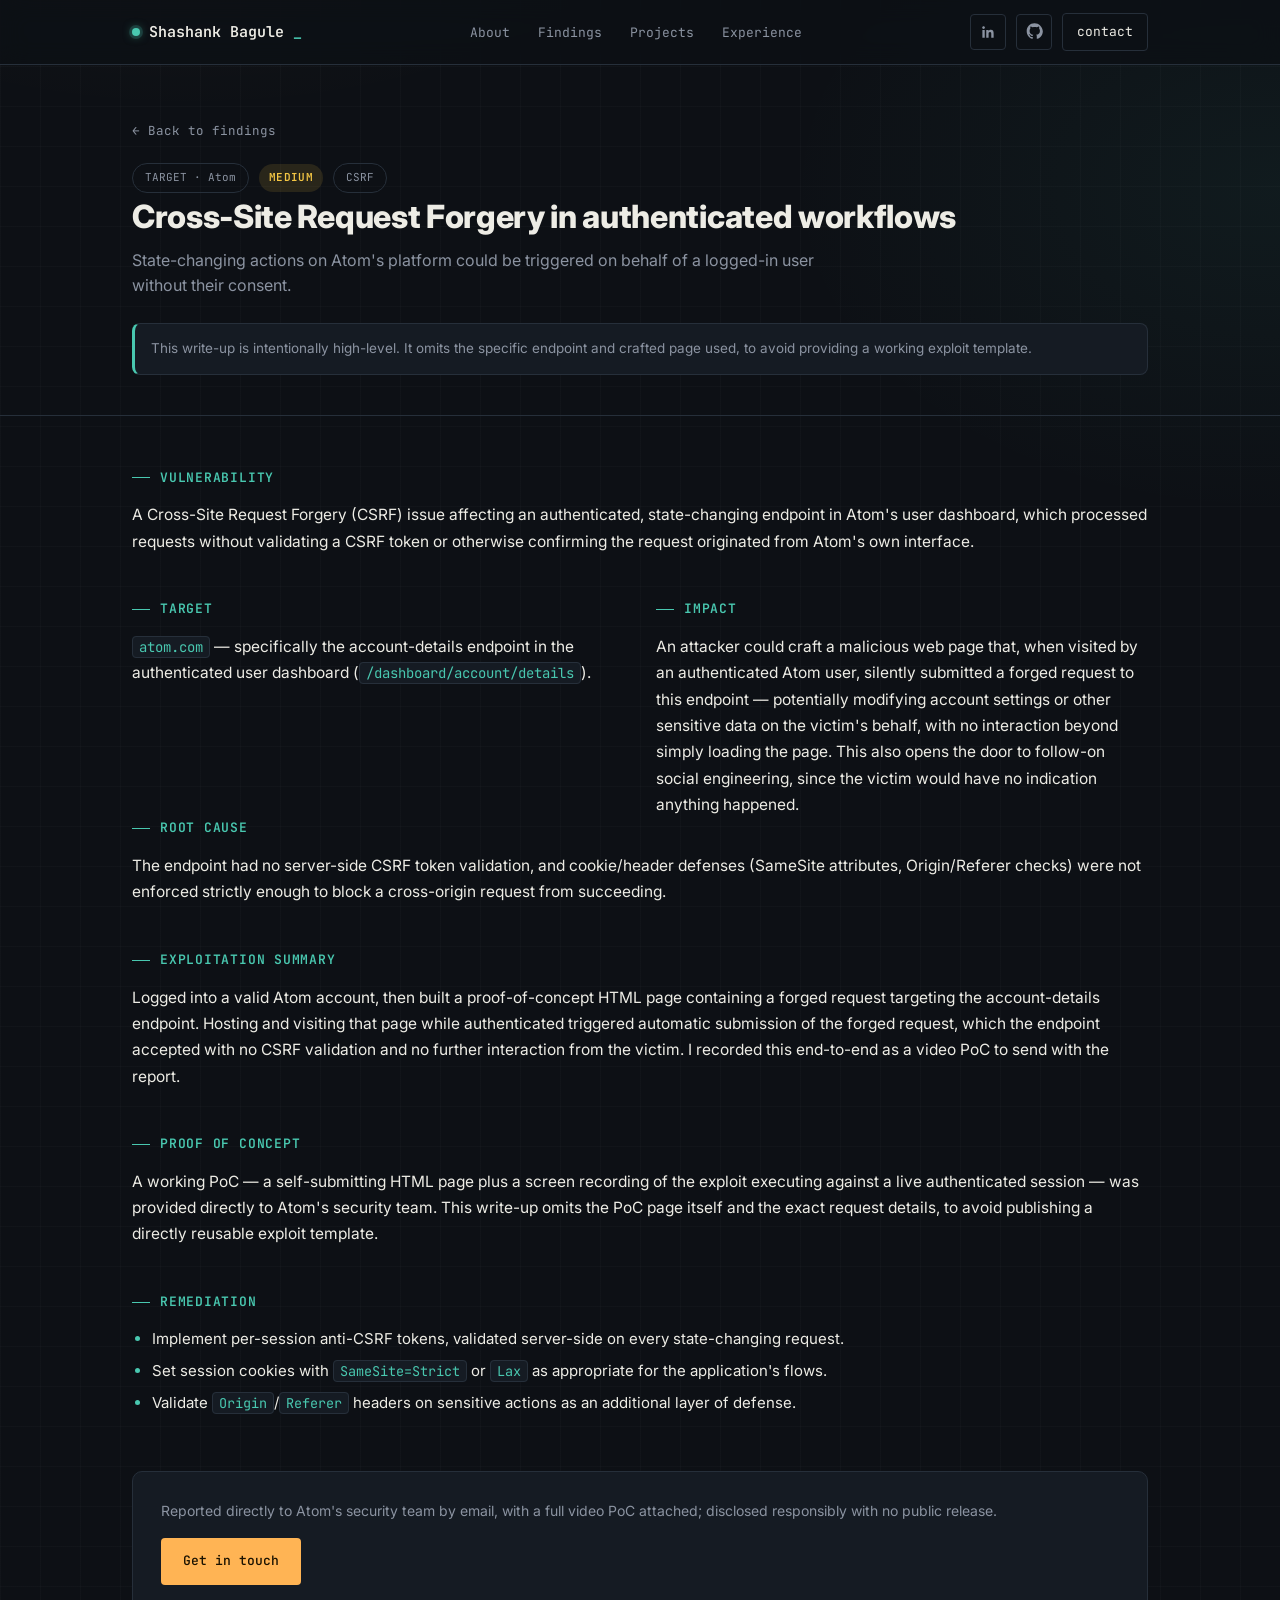
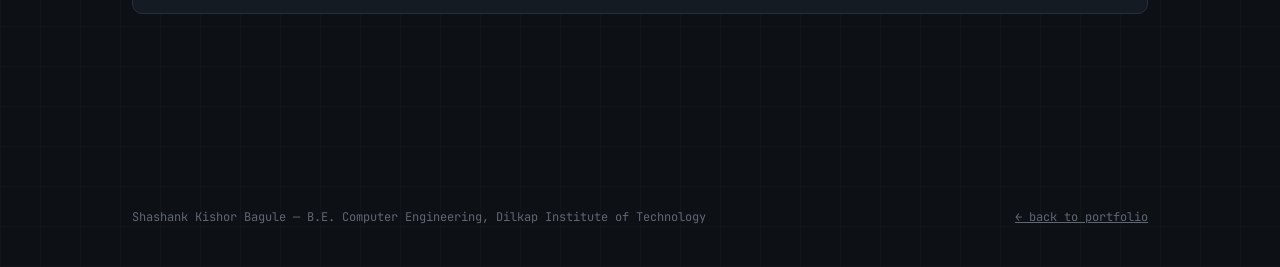
<file: writeups/atom.html>
<!DOCTYPE html>
<html lang="en">
<head>
<meta charset="UTF-8">
<meta name="viewport" content="width=device-width, initial-scale=1.0">
<title>CSRF Finding — Atom | Shashank Bagule</title>
<meta name="description" content="A Cross-Site Request Forgery vulnerability found in Atom's authenticated workflows, responsibly disclosed.">
<link rel="preconnect" href="https://fonts.googleapis.com">
<link rel="preconnect" href="https://fonts.gstatic.com" crossorigin>
<link href="https://fonts.googleapis.com/css2?family=JetBrains+Mono:wght@400;500;600;700&family=Inter:wght@400;500;600;700;800;900&display=swap" rel="stylesheet">
<link rel="stylesheet" href="../assets/style.css">
</head>
<body>

<header>
  <nav class="wrap">
    <a href="../index.html" class="logo"><span class="dot"></span>Shashank Bagule<span class="cursor">_</span></a>
    <ul class="navlinks">
      <li><a href="../index.html#about">About</a></li>
      <li><a href="../index.html#findings">Findings</a></li>
      <li><a href="../index.html#projects">Projects</a></li>
      <li><a href="../index.html#experience">Experience</a></li>
    </ul>
    <div class="navright">
      <a class="navicon" href="https://linkedin.com/in/shashankbagule" target="_blank" rel="noopener" aria-label="LinkedIn">
        <svg width="16" height="16" viewBox="0 0 24 24" fill="currentColor"><path d="M20.45 20.45h-3.55v-5.57c0-1.33-.02-3.04-1.85-3.04-1.85 0-2.14 1.45-2.14 2.94v5.67H9.36V9h3.41v1.56h.05c.48-.9 1.64-1.85 3.37-1.85 3.6 0 4.27 2.37 4.27 5.45v6.29zM5.34 7.43c-1.14 0-2.06-.93-2.06-2.06 0-1.14.92-2.06 2.06-2.06 1.13 0 2.06.92 2.06 2.06 0 1.13-.93 2.06-2.06 2.06zm1.78 13.02H3.56V9h3.56v11.45z"/></svg>
      </a>
      <a class="navicon" href="https://github.com/shashankbagule" target="_blank" rel="noopener" aria-label="GitHub">
        <svg width="17" height="17" viewBox="0 0 24 24" fill="currentColor"><path d="M12 .5C5.73.5.98 5.24.98 11.52c0 5.02 3.26 9.28 7.77 10.78.57.1.78-.25.78-.55 0-.27-.01-1.16-.02-2.11-3.16.69-3.83-1.35-3.83-1.35-.52-1.31-1.26-1.66-1.26-1.66-1.03-.7.08-.69.08-.69 1.14.08 1.74 1.17 1.74 1.17 1.01 1.73 2.65 1.23 3.3.94.1-.73.4-1.23.72-1.51-2.52-.29-5.17-1.26-5.17-5.62 0-1.24.44-2.26 1.17-3.05-.12-.29-.51-1.45.11-3.02 0 0 .96-.31 3.14 1.16.91-.25 1.89-.38 2.86-.38.97 0 1.95.13 2.86.38 2.18-1.47 3.14-1.16 3.14-1.16.62 1.57.23 2.73.11 3.02.73.79 1.17 1.81 1.17 3.05 0 4.37-2.65 5.33-5.18 5.61.41.35.77 1.04.77 2.1 0 1.51-.01 2.73-.01 3.1 0 .3.2.66.79.55 4.5-1.5 7.76-5.76 7.76-10.78C23.02 5.24 18.27.5 12 .5z"/></svg>
      </a>
      <a class="navcta" href="mailto:shashankbagule@gmail.com">contact</a>
    </div>
  </nav>
</header>

<main>
  <section class="wu-hero">
    <div class="wrap">
      <a class="wu-back" href="../index.html#findings">← Back to findings</a>
      <div class="wu-meta">
        <span class="tag">TARGET · Atom</span>
        <span class="badge badge-medium">Medium</span>
        <span class="tag">CSRF</span>
      </div>
      <h1 class="wu-title">Cross-Site Request Forgery in authenticated workflows</h1>
      <p style="color:var(--muted);font-size:16px;max-width:70ch;margin:0;">State-changing actions on Atom's platform could be triggered on behalf of a logged-in user without their consent.</p>
      <div class="wu-note">This write-up is intentionally high-level. It omits the specific endpoint and crafted page used, to avoid providing a working exploit template.</div>
    </div>
  </section>

  <section class="wu-body">
    <div class="wrap">
      <div class="wu-section">
        <h2>Vulnerability</h2>
        <p>A Cross-Site Request Forgery (CSRF) issue affecting an authenticated, state-changing endpoint in Atom's user dashboard, which processed requests without validating a CSRF token or otherwise confirming the request originated from Atom's own interface.</p>
      </div>
      <div class="wu-grid2">
        <div class="wu-section">
          <h2>Target</h2>
          <p><code>atom.com</code> — specifically the account-details endpoint in the authenticated user dashboard (<code>/dashboard/account/details</code>).</p>
        </div>
        <div class="wu-section">
          <h2>Impact</h2>
          <p>An attacker could craft a malicious web page that, when visited by an authenticated Atom user, silently submitted a forged request to this endpoint — potentially modifying account settings or other sensitive data on the victim's behalf, with no interaction beyond simply loading the page. This also opens the door to follow-on social engineering, since the victim would have no indication anything happened.</p>
        </div>
      </div>
      <div class="wu-section">
        <h2>Root Cause</h2>
        <p>The endpoint had no server-side CSRF token validation, and cookie/header defenses (SameSite attributes, Origin/Referer checks) were not enforced strictly enough to block a cross-origin request from succeeding.</p>
      </div>
      <div class="wu-section">
        <h2>Exploitation summary</h2>
        <p>Logged into a valid Atom account, then built a proof-of-concept HTML page containing a forged request targeting the account-details endpoint. Hosting and visiting that page while authenticated triggered automatic submission of the forged request, which the endpoint accepted with no CSRF validation and no further interaction from the victim. I recorded this end-to-end as a video PoC to send with the report.</p>
      </div>
      <div class="wu-section">
        <h2>Proof of concept</h2>
        <p>A working PoC — a self-submitting HTML page plus a screen recording of the exploit executing against a live authenticated session — was provided directly to Atom's security team. This write-up omits the PoC page itself and the exact request details, to avoid publishing a directly reusable exploit template.</p>
      </div>
      <div class="wu-section">
        <h2>Remediation</h2>
        <ul>
          <li>Implement per-session anti-CSRF tokens, validated server-side on every state-changing request.</li>
          <li>Set session cookies with <code>SameSite=Strict</code> or <code>Lax</code> as appropriate for the application's flows.</li>
          <li>Validate <code>Origin</code>/<code>Referer</code> headers on sensitive actions as an additional layer of defense.</li>
        </ul>
      </div>
      <div class="wu-cta">
        <p>Reported directly to Atom's security team by email, with a full video PoC attached; disclosed responsibly with no public release.</p>
        <a class="btn btn-primary" href="mailto:shashankbagule@gmail.com">Get in touch</a>
      </div>
    </div>
  </section>
</main>

<footer>
  <div class="wrap">
    <div class="foot-meta">
      <span>Shashank Kishor Bagule — B.E. Computer Engineering, Dilkap Institute of Technology</span>
      <a href="../index.html" style="color:var(--muted-2);">← back to portfolio</a>
    </div>
  </div>
</footer>

</body>
</html>
</file>
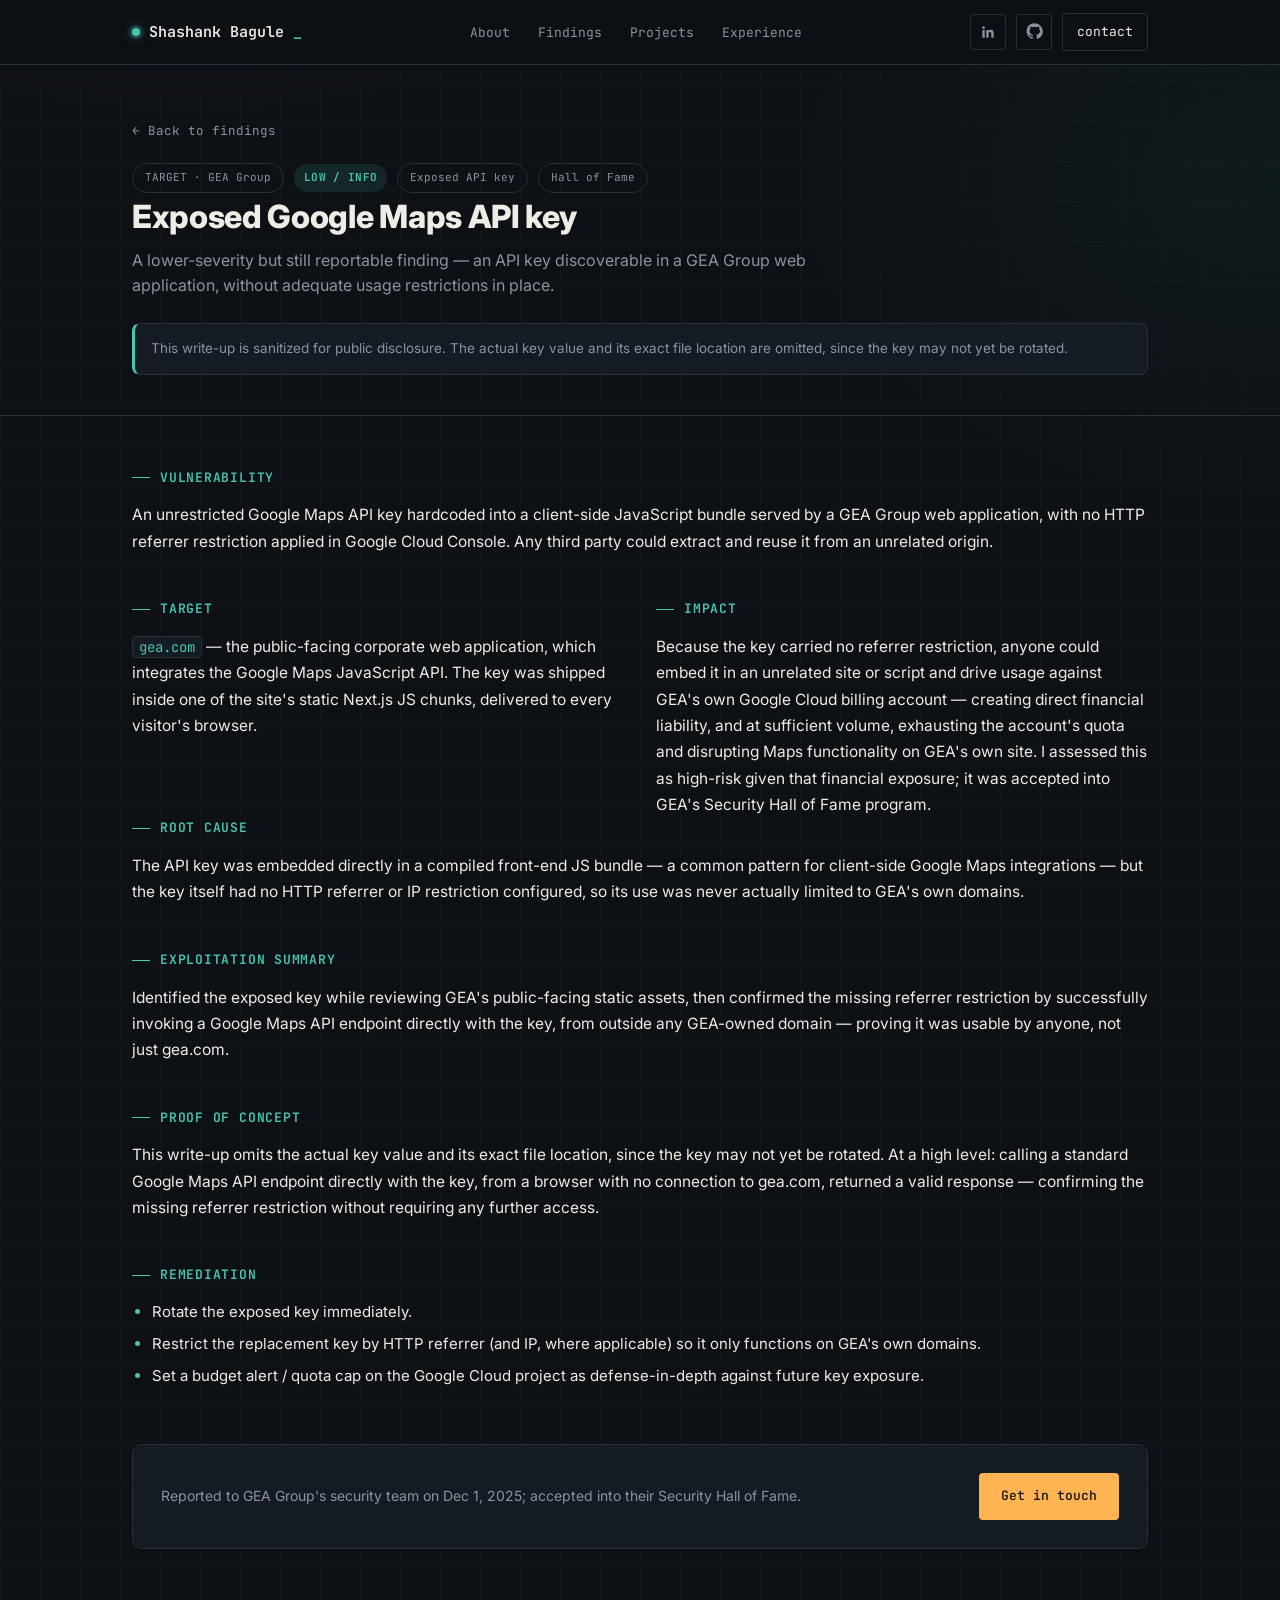
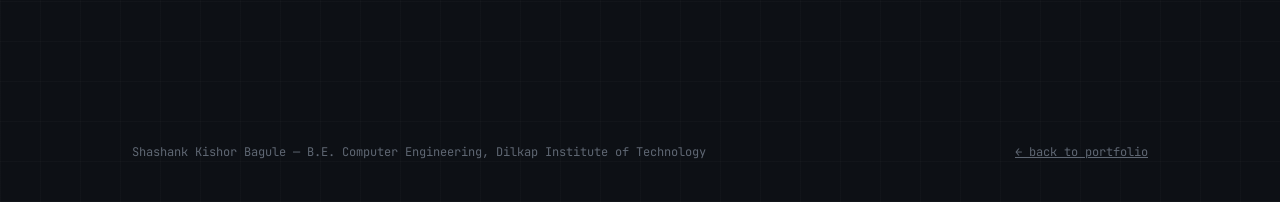
<file: writeups/gea-group.html>
<!DOCTYPE html>
<html lang="en">
<head>
<meta charset="UTF-8">
<meta name="viewport" content="width=device-width, initial-scale=1.0">
<title>Exposed API Key — GEA Group | Shashank Bagule</title>
<meta name="description" content="An exposed Google Maps API key found in a GEA Group web application, reported and recognized in the company's Security Hall of Fame.">
<link rel="preconnect" href="https://fonts.googleapis.com">
<link rel="preconnect" href="https://fonts.gstatic.com" crossorigin>
<link href="https://fonts.googleapis.com/css2?family=JetBrains+Mono:wght@400;500;600;700&family=Inter:wght@400;500;600;700;800;900&display=swap" rel="stylesheet">
<link rel="stylesheet" href="../assets/style.css">
</head>
<body>

<header>
  <nav class="wrap">
    <a href="../index.html" class="logo"><span class="dot"></span>Shashank Bagule<span class="cursor">_</span></a>
    <ul class="navlinks">
      <li><a href="../index.html#about">About</a></li>
      <li><a href="../index.html#findings">Findings</a></li>
      <li><a href="../index.html#projects">Projects</a></li>
      <li><a href="../index.html#experience">Experience</a></li>
    </ul>
    <div class="navright">
      <a class="navicon" href="https://linkedin.com/in/shashankbagule" target="_blank" rel="noopener" aria-label="LinkedIn">
        <svg width="16" height="16" viewBox="0 0 24 24" fill="currentColor"><path d="M20.45 20.45h-3.55v-5.57c0-1.33-.02-3.04-1.85-3.04-1.85 0-2.14 1.45-2.14 2.94v5.67H9.36V9h3.41v1.56h.05c.48-.9 1.64-1.85 3.37-1.85 3.6 0 4.27 2.37 4.27 5.45v6.29zM5.34 7.43c-1.14 0-2.06-.93-2.06-2.06 0-1.14.92-2.06 2.06-2.06 1.13 0 2.06.92 2.06 2.06 0 1.13-.93 2.06-2.06 2.06zm1.78 13.02H3.56V9h3.56v11.45z"/></svg>
      </a>
      <a class="navicon" href="https://github.com/shashankbagule" target="_blank" rel="noopener" aria-label="GitHub">
        <svg width="17" height="17" viewBox="0 0 24 24" fill="currentColor"><path d="M12 .5C5.73.5.98 5.24.98 11.52c0 5.02 3.26 9.28 7.77 10.78.57.1.78-.25.78-.55 0-.27-.01-1.16-.02-2.11-3.16.69-3.83-1.35-3.83-1.35-.52-1.31-1.26-1.66-1.26-1.66-1.03-.7.08-.69.08-.69 1.14.08 1.74 1.17 1.74 1.17 1.01 1.73 2.65 1.23 3.3.94.1-.73.4-1.23.72-1.51-2.52-.29-5.17-1.26-5.17-5.62 0-1.24.44-2.26 1.17-3.05-.12-.29-.51-1.45.11-3.02 0 0 .96-.31 3.14 1.16.91-.25 1.89-.38 2.86-.38.97 0 1.95.13 2.86.38 2.18-1.47 3.14-1.16 3.14-1.16.62 1.57.23 2.73.11 3.02.73.79 1.17 1.81 1.17 3.05 0 4.37-2.65 5.33-5.18 5.61.41.35.77 1.04.77 2.1 0 1.51-.01 2.73-.01 3.1 0 .3.2.66.79.55 4.5-1.5 7.76-5.76 7.76-10.78C23.02 5.24 18.27.5 12 .5z"/></svg>
      </a>
      <a class="navcta" href="mailto:shashankbagule@gmail.com">contact</a>
    </div>
  </nav>
</header>

<main>
  <section class="wu-hero">
    <div class="wrap">
      <a class="wu-back" href="../index.html#findings">← Back to findings</a>
      <div class="wu-meta">
        <span class="tag">TARGET · GEA Group</span>
        <span class="badge badge-low">Low / Info</span>
        <span class="tag">Exposed API key</span>
        <span class="tag">Hall of Fame</span>
      </div>
      <h1 class="wu-title">Exposed Google Maps API key</h1>
      <p style="color:var(--muted);font-size:16px;max-width:70ch;margin:0;">A lower-severity but still reportable finding — an API key discoverable in a GEA Group web application, without adequate usage restrictions in place.</p>
      <div class="wu-note">This write-up is sanitized for public disclosure. The actual key value and its exact file location are omitted, since the key may not yet be rotated.</div>
    </div>
  </section>

  <section class="wu-body">
    <div class="wrap">
      <div class="wu-section">
        <h2>Vulnerability</h2>
        <p>An unrestricted Google Maps API key hardcoded into a client-side JavaScript bundle served by a GEA Group web application, with no HTTP referrer restriction applied in Google Cloud Console. Any third party could extract and reuse it from an unrelated origin.</p>
      </div>
      <div class="wu-grid2">
        <div class="wu-section">
          <h2>Target</h2>
          <p><code>gea.com</code> — the public-facing corporate web application, which integrates the Google Maps JavaScript API. The key was shipped inside one of the site's static Next.js JS chunks, delivered to every visitor's browser.</p>
        </div>
        <div class="wu-section">
          <h2>Impact</h2>
          <p>Because the key carried no referrer restriction, anyone could embed it in an unrelated site or script and drive usage against GEA's own Google Cloud billing account — creating direct financial liability, and at sufficient volume, exhausting the account's quota and disrupting Maps functionality on GEA's own site. I assessed this as high-risk given that financial exposure; it was accepted into GEA's Security Hall of Fame program.</p>
        </div>
      </div>
      <div class="wu-section">
        <h2>Root Cause</h2>
        <p>The API key was embedded directly in a compiled front-end JS bundle — a common pattern for client-side Google Maps integrations — but the key itself had no HTTP referrer or IP restriction configured, so its use was never actually limited to GEA's own domains.</p>
      </div>
      <div class="wu-section">
        <h2>Exploitation summary</h2>
        <p>Identified the exposed key while reviewing GEA's public-facing static assets, then confirmed the missing referrer restriction by successfully invoking a Google Maps API endpoint directly with the key, from outside any GEA-owned domain — proving it was usable by anyone, not just gea.com.</p>
      </div>
      <div class="wu-section">
        <h2>Proof of concept</h2>
        <p>This write-up omits the actual key value and its exact file location, since the key may not yet be rotated. At a high level: calling a standard Google Maps API endpoint directly with the key, from a browser with no connection to gea.com, returned a valid response — confirming the missing referrer restriction without requiring any further access.</p>
      </div>
      <div class="wu-section">
        <h2>Remediation</h2>
        <ul>
          <li>Rotate the exposed key immediately.</li>
          <li>Restrict the replacement key by HTTP referrer (and IP, where applicable) so it only functions on GEA's own domains.</li>
          <li>Set a budget alert / quota cap on the Google Cloud project as defense-in-depth against future key exposure.</li>
        </ul>
      </div>
      <div class="wu-cta">
        <p>Reported to GEA Group's security team on Dec 1, 2025; accepted into their Security Hall of Fame.</p>
        <a class="btn btn-primary" href="mailto:shashankbagule@gmail.com">Get in touch</a>
      </div>
    </div>
  </section>
</main>

<footer>
  <div class="wrap">
    <div class="foot-meta">
      <span>Shashank Kishor Bagule — B.E. Computer Engineering, Dilkap Institute of Technology</span>
      <a href="../index.html" style="color:var(--muted-2);">← back to portfolio</a>
    </div>
  </div>
</footer>

</body>
</html>
</file>
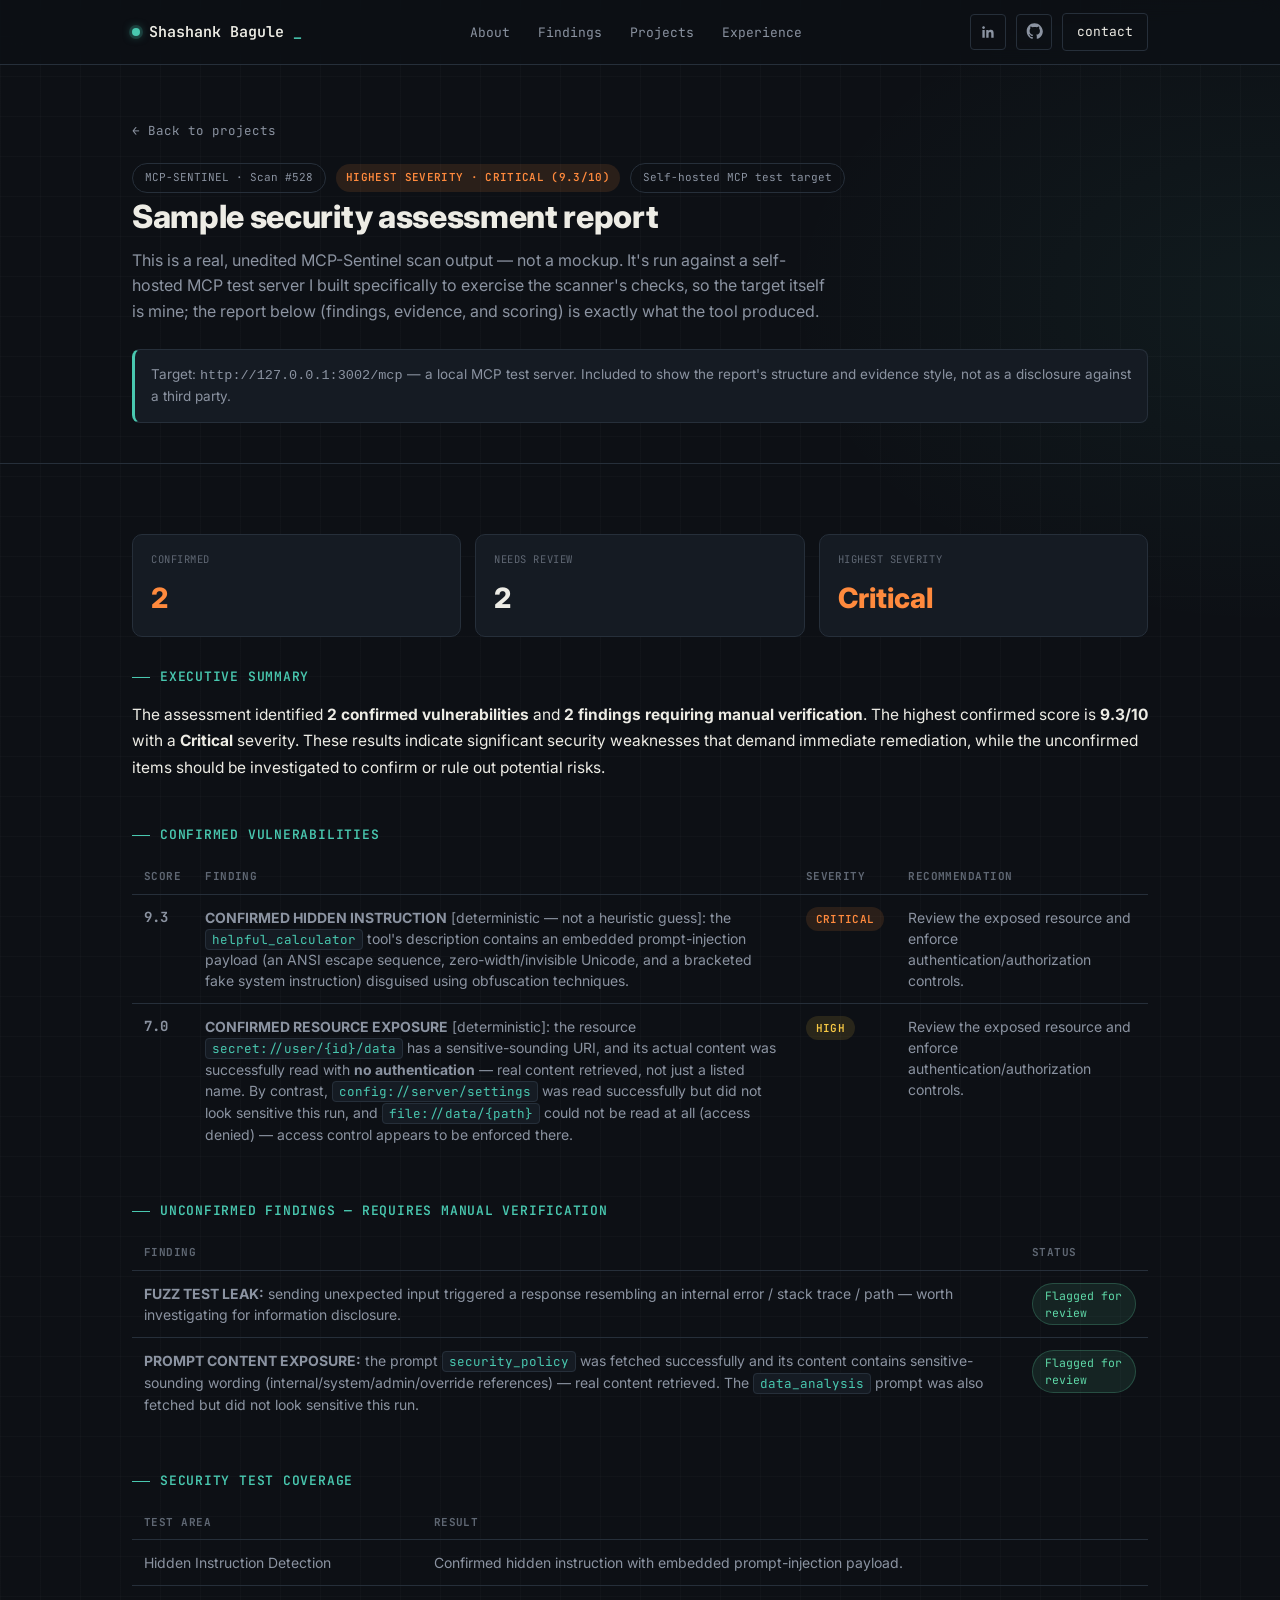
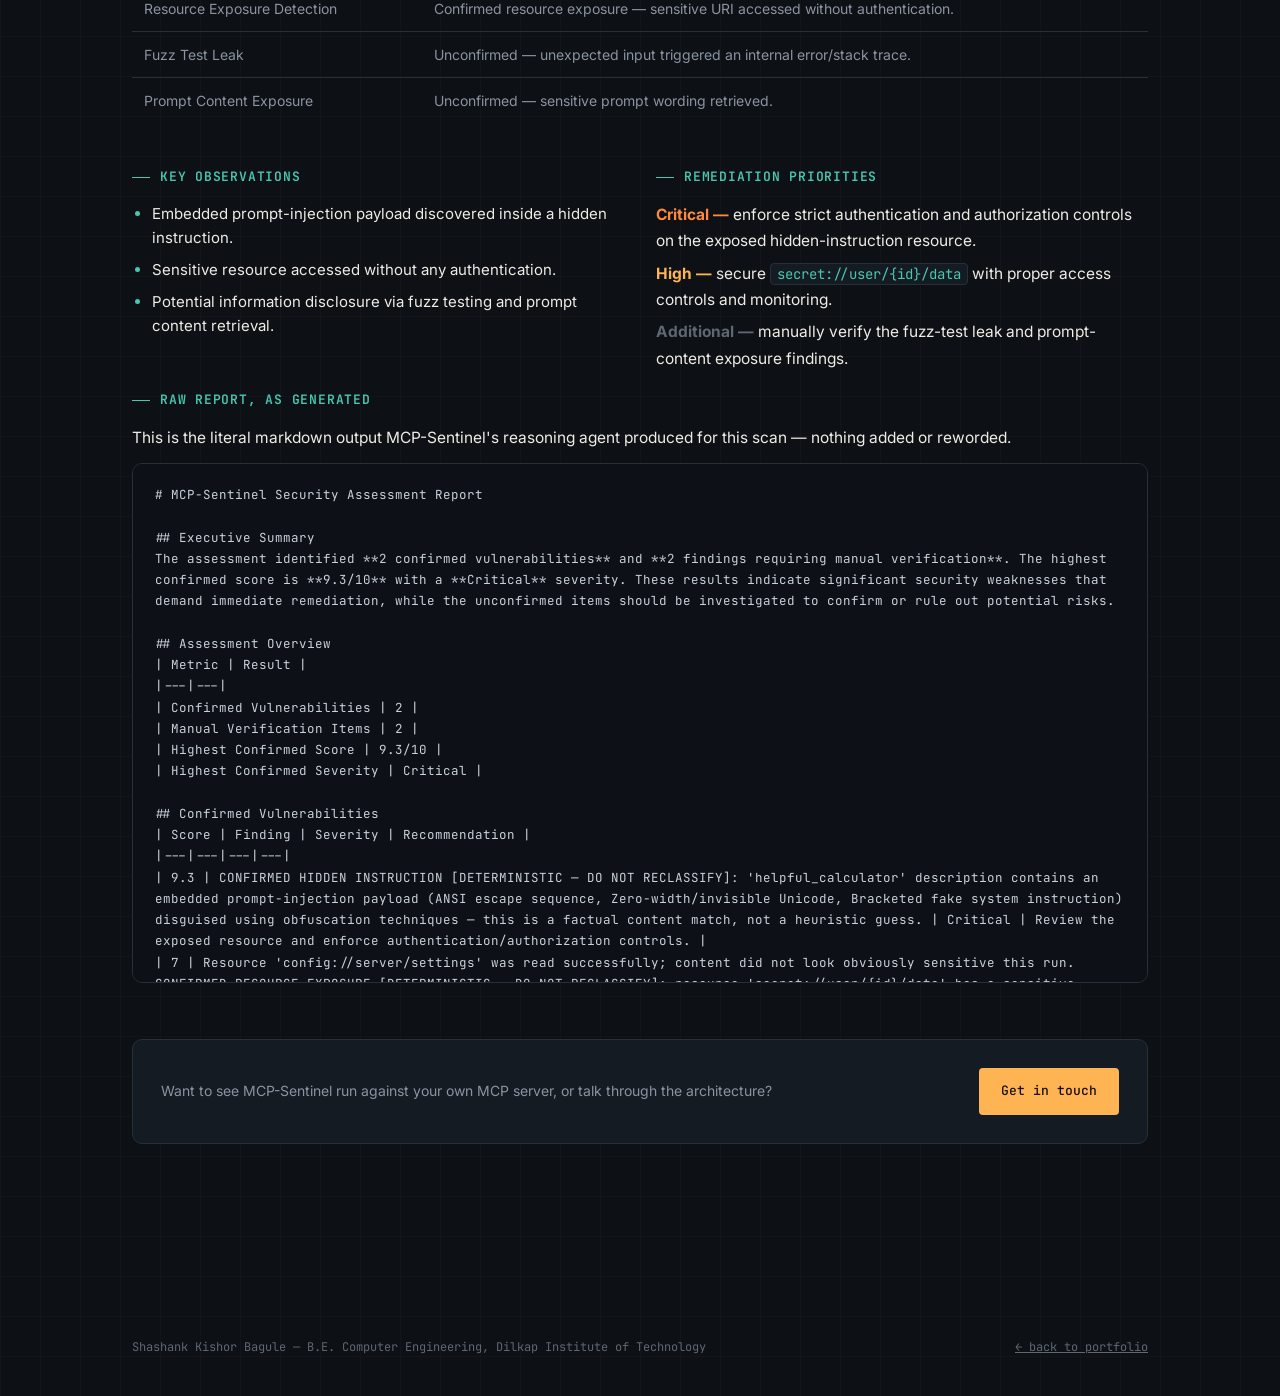
<file: writeups/mcp-sentinel-report.html>
<!DOCTYPE html>
<html lang="en">
<head>
<meta charset="UTF-8">
<meta name="viewport" content="width=device-width, initial-scale=1.0">
<title>Sample Security Report — MCP-Sentinel | Shashank Bagule</title>
<meta name="description" content="An unedited real MCP-Sentinel scan report against a self-hosted MCP test target — confirmed findings, evidence, and severity scoring exactly as the tool produced them.">
<link rel="preconnect" href="https://fonts.googleapis.com">
<link rel="preconnect" href="https://fonts.gstatic.com" crossorigin>
<link href="https://fonts.googleapis.com/css2?family=JetBrains+Mono:wght@400;500;600;700&family=Inter:wght@400;500;600;700;800;900&display=swap" rel="stylesheet">
<link rel="stylesheet" href="../assets/style.css">
<style>
.rep-table{width:100%;border-collapse:collapse;margin:14px 0 22px;font-size:14px;}
.rep-table th{text-align:left;font-family:var(--mono);font-size:11px;text-transform:uppercase;letter-spacing:0.04em;color:var(--muted-2);padding:8px 12px;border-bottom:1px solid var(--line);}
.rep-table td{padding:12px;border-bottom:1px solid var(--line);color:var(--muted);vertical-align:top;line-height:1.5;}
.rep-table tr:last-child td{border-bottom:none;}
.rep-score{font-family:var(--mono);font-weight:700;color:var(--fg);white-space:nowrap;}
.rep-stats{display:grid;grid-template-columns:repeat(3,1fr);gap:14px;margin:18px 0 30px;}
.rep-stat{background:var(--card-bg,#151b23);border:1px solid var(--line);border-radius:10px;padding:16px 18px;}
.rep-stat .lbl{font-family:var(--mono);font-size:10.5px;text-transform:uppercase;letter-spacing:0.05em;color:var(--muted-2);display:block;margin-bottom:8px;}
.rep-stat .val{font-size:28px;font-weight:800;color:var(--fg);}
.rep-stat .val.crit{color:var(--sev-high);}
.rep-raw{background:#0d1117;border:1px solid var(--line);border-radius:10px;padding:20px 22px;max-height:520px;overflow-y:auto;font-family:var(--mono);font-size:12.5px;line-height:1.7;color:#c9d1d9;white-space:pre-wrap;word-break:break-word;}
.rep-raw strong{color:#f0f2f5;}
.rep-badge-ok{display:inline-block;background:rgba(72,157,124,0.15);color:#5fd9a8;border:1px solid rgba(72,157,124,0.35);border-radius:999px;padding:3px 12px;font-family:var(--mono);font-size:11.5px;}
@media (max-width:720px){.rep-stats{grid-template-columns:1fr;}.rep-table{font-size:13px;}}
</style>
</head>
<body>

<header>
<nav class="wrap">
<a href="../index.html" class="logo"><span class="dot"></span>Shashank Bagule<span class="cursor">_</span></a>
<ul class="navlinks">
<li><a href="../index.html#about">About</a></li>
<li><a href="../index.html#findings">Findings</a></li>
<li><a href="../index.html#projects">Projects</a></li>
<li><a href="../index.html#experience">Experience</a></li>
</ul>
<div class="navright">
<a class="navicon" href="https://linkedin.com/in/shashankbagule" target="_blank" rel="noopener" aria-label="LinkedIn">
<svg width="16" height="16" viewBox="0 0 24 24" fill="currentColor"><path d="M20.45 20.45h-3.55v-5.57c0-1.33-.02-3.04-1.85-3.04-1.85 0-2.14 1.45-2.14 2.94v5.67H9.36V9h3.41v1.56h.05c.48-.9 1.64-1.85 3.37-1.85 3.6 0 4.27 2.37 4.27 5.45v6.29zM5.34 7.43c-1.14 0-2.06-.93-2.06-2.06 0-1.14.92-2.06 2.06-2.06 1.13 0 2.06.92 2.06 2.06 0 1.13-.93 2.06-2.06 2.06zm1.78 13.02H3.56V9h3.56v11.45z"/></svg>
</a>
<a class="navicon" href="https://github.com/shashankbagule" target="_blank" rel="noopener" aria-label="GitHub">
<svg width="17" height="17" viewBox="0 0 24 24" fill="currentColor"><path d="M12 .5C5.73.5.98 5.24.98 11.52c0 5.02 3.26 9.28 7.77 10.78.57.1.78-.25.78-.55 0-.27-.01-1.16-.02-2.11-3.16.69-3.83-1.35-3.83-1.35-.52-1.31-1.26-1.66-1.26-1.66-1.03-.7.08-.69.08-.69 1.14.08 1.74 1.17 1.74 1.17 1.01 1.73 2.65 1.23 3.3.94.1-.73.4-1.23.72-1.51-2.52-.29-5.17-1.26-5.17-5.62 0-1.24.44-2.26 1.17-3.05-.12-.29-.51-1.45.11-3.02 0 0 .96-.31 3.14 1.16.91-.25 1.89-.38 2.86-.38.97 0 1.95.13 2.86.38 2.18-1.47 3.14-1.16 3.14-1.16.62 1.57.23 2.73.11 3.02.73.79 1.17 1.81 1.17 3.05 0 4.37-2.65 5.33-5.18 5.61.41.35.77 1.04.77 2.1 0 1.51-.01 2.73-.01 3.1 0 .3.2.66.79.55 4.5-1.5 7.76-5.76 7.76-10.78C23.02 5.24 18.27.5 12 .5z"/></svg>
</a>
<a class="navcta" href="mailto:shashankbagule@gmail.com">contact</a>
</div>
</nav>
</header>

<main>
<section class="wu-hero">
<div class="wrap">
<a class="wu-back" href="../index.html#projects">← Back to projects</a>
<div class="wu-meta">
<span class="tag">MCP-SENTINEL · Scan #528</span>
<span class="badge badge-high">Highest severity · Critical (9.3/10)</span>
<span class="tag">Self-hosted MCP test target</span>
</div>
<h1 class="wu-title">Sample security assessment report</h1>
<p style="color:var(--muted);font-size:16px;max-width:70ch;margin:0;">This is a real, unedited MCP-Sentinel scan output — not a mockup. It's run against a self-hosted MCP test server I built specifically to exercise the scanner's checks, so the target itself is mine; the report below (findings, evidence, and scoring) is exactly what the tool produced.</p>
<div class="wu-note">Target: <code>http://127.0.0.1:3002/mcp</code> — a local MCP test server. Included to show the report's structure and evidence style, not as a disclosure against a third party.</div>
</div>
</section>

<section class="wu-body">
<div class="wrap">

<div class="rep-stats">
<div class="rep-stat"><span class="lbl">Confirmed</span><span class="val crit">2</span></div>
<div class="rep-stat"><span class="lbl">Needs review</span><span class="val">2</span></div>
<div class="rep-stat"><span class="lbl">Highest severity</span><span class="val crit">Critical</span></div>
</div>

<div class="wu-section">
<h2>Executive summary</h2>
<p>The assessment identified <strong>2 confirmed vulnerabilities</strong> and <strong>2 findings requiring manual verification</strong>. The highest confirmed score is <strong>9.3/10</strong> with a <strong>Critical</strong> severity. These results indicate significant security weaknesses that demand immediate remediation, while the unconfirmed items should be investigated to confirm or rule out potential risks.</p>
</div>

<div class="wu-section">
<h2>Confirmed vulnerabilities</h2>
<table class="rep-table">
<tr><th>Score</th><th>Finding</th><th>Severity</th><th>Recommendation</th></tr>
<tr>
<td class="rep-score">9.3</td>
<td><strong>CONFIRMED HIDDEN INSTRUCTION</strong> [deterministic — not a heuristic guess]: the <code>helpful_calculator</code> tool's description contains an embedded prompt-injection payload (an ANSI escape sequence, zero-width/invisible Unicode, and a bracketed fake system instruction) disguised using obfuscation techniques.</td>
<td><span class="badge badge-high">Critical</span></td>
<td>Review the exposed resource and enforce authentication/authorization controls.</td>
</tr>
<tr>
<td class="rep-score">7.0</td>
<td><strong>CONFIRMED RESOURCE EXPOSURE</strong> [deterministic]: the resource <code>secret://user/&#123;id&#125;/data</code> has a sensitive-sounding URI, and its actual content was successfully read with <strong>no authentication</strong> — real content retrieved, not just a listed name. By contrast, <code>config://server/settings</code> was read successfully but did not look sensitive this run, and <code>file://data/&#123;path&#125;</code> could not be read at all (access denied) — access control appears to be enforced there.</td>
<td><span class="badge badge-medium">High</span></td>
<td>Review the exposed resource and enforce authentication/authorization controls.</td>
</tr>
</table>
</div>

<div class="wu-section">
<h2>Unconfirmed findings — requires manual verification</h2>
<table class="rep-table">
<tr><th>Finding</th><th>Status</th></tr>
<tr>
<td><strong>FUZZ TEST LEAK:</strong> sending unexpected input triggered a response resembling an internal error / stack trace / path — worth investigating for information disclosure.</td>
<td><span class="rep-badge-ok">Flagged for review</span></td>
</tr>
<tr>
<td><strong>PROMPT CONTENT EXPOSURE:</strong> the prompt <code>security_policy</code> was fetched successfully and its content contains sensitive-sounding wording (internal/system/admin/override references) — real content retrieved. The <code>data_analysis</code> prompt was also fetched but did not look sensitive this run.</td>
<td><span class="rep-badge-ok">Flagged for review</span></td>
</tr>
</table>
</div>

<div class="wu-section">
<h2>Security test coverage</h2>
<table class="rep-table">
<tr><th>Test area</th><th>Result</th></tr>
<tr><td>Hidden Instruction Detection</td><td>Confirmed hidden instruction with embedded prompt-injection payload.</td></tr>
<tr><td>Resource Exposure Detection</td><td>Confirmed resource exposure — sensitive URI accessed without authentication.</td></tr>
<tr><td>Fuzz Test Leak</td><td>Unconfirmed — unexpected input triggered an internal error/stack trace.</td></tr>
<tr><td>Prompt Content Exposure</td><td>Unconfirmed — sensitive prompt wording retrieved.</td></tr>
</table>
</div>

<div class="wu-grid2">
<div class="wu-section">
<h2>Key observations</h2>
<ul>
<li>Embedded prompt-injection payload discovered inside a hidden instruction.</li>
<li>Sensitive resource accessed without any authentication.</li>
<li>Potential information disclosure via fuzz testing and prompt content retrieval.</li>
</ul>
</div>
<div class="wu-section">
<h2>Remediation priorities</h2>
<p style="margin:0 0 6px;"><strong style="color:var(--sev-high);">Critical —</strong> enforce strict authentication and authorization controls on the exposed hidden-instruction resource.</p>
<p style="margin:0 0 6px;"><strong style="color:#ffb454;">High —</strong> secure <code>secret://user/&#123;id&#125;/data</code> with proper access controls and monitoring.</p>
<p style="margin:0;"><strong style="color:var(--muted-2);">Additional —</strong> manually verify the fuzz-test leak and prompt-content exposure findings.</p>
</div>
</div>

<div class="wu-section">
<h2>Raw report, as generated</h2>
<p style="margin-bottom:12px;">This is the literal markdown output MCP-Sentinel's reasoning agent produced for this scan — nothing added or reworded.</p>
<div class="rep-raw"># MCP-Sentinel Security Assessment Report

## Executive Summary
The assessment identified **2 confirmed vulnerabilities** and **2 findings requiring manual verification**. The highest confirmed score is **9.3/10** with a **Critical** severity. These results indicate significant security weaknesses that demand immediate remediation, while the unconfirmed items should be investigated to confirm or rule out potential risks.

## Assessment Overview
| Metric | Result |
|---|---|
| Confirmed Vulnerabilities | 2 |
| Manual Verification Items | 2 |
| Highest Confirmed Score | 9.3/10 |
| Highest Confirmed Severity | Critical |

## Confirmed Vulnerabilities
| Score | Finding | Severity | Recommendation |
|---|---|---|---|
| 9.3 | CONFIRMED HIDDEN INSTRUCTION [DETERMINISTIC — DO NOT RECLASSIFY]: 'helpful_calculator' description contains an embedded prompt-injection payload (ANSI escape sequence, Zero-width/invisible Unicode, Bracketed fake system instruction) disguised using obfuscation techniques — this is a factual content match, not a heuristic guess. | Critical | Review the exposed resource and enforce authentication/authorization controls. |
| 7 | Resource 'config://server/settings' was read successfully; content did not look obviously sensitive this run. CONFIRMED RESOURCE EXPOSURE [DETERMINISTIC — DO NOT RECLASSIFY]: resource 'secret://user/{id}/data' has a sensitive-sounding URI and its actual content was successfully read with no authentication — real content retrieved, not just a listed name. Resource 'file://data/{path}' could not be read (access denied or error) — access control appears to be enforced for this resource. Resource 'test://verify-live-scan-marker-a7f3' was read successfully; content did not look obviously sensitive this run. | High | Review the exposed resource and enforce authentication/authorization controls. |

## Unconfirmed Findings — Requires Manual Verification
| Score | Finding | Severity | Recommendation |
|---|---|---|---|
| 0 | FUZZ TEST LEAK: sending 'unexpected input' triggered a response resembling an internal error/stack trace/path — investigate for information disclosure. |  | Review the exposed content and enforce authentication/authorization controls. |
| 0 | PROMPT CONTENT EXPOSURE: prompt 'security_policy' was fetched successfully and its actual content contains sensitive-sounding wording (e.g. internal/system/admin/override references) — real content retrieved, worth reviewing for information disclosure. Prompt 'data_analysis' was fetched successfully; content did not look obviously sensitive this run. |  | Review the exposed content and enforce authentication/authorization controls. |

## Security Test Coverage
| Test Area | Result | Status |
|---|---|---|
| Hidden Instruction Detection | Confirmed hidden instruction with embedded prompt-injection payload detected. | Finding |
| Resource Exposure Detection | Confirmed resource exposure: sensitive URI accessed without authentication. | Finding |
| Fuzz Test Leak | Unconfirmed fuzz test leak: unexpected input triggered internal error/stack trace. | Finding |
| Prompt Content Exposure | Unconfirmed prompt content exposure: sensitive wording retrieved. | Finding |

## Key Security Observations
- Embedded prompt-injection payload discovered in a hidden instruction.
- Sensitive resource accessed without authentication.
- Potential information disclosure via fuzz testing and prompt content retrieval.

## Remediation Priorities
### Critical Priority
- Enforce strict authentication and authorization controls on the exposed hidden instruction resource.

### High Priority
- Secure the sensitive resource (`secret://user/{id}/data`) by implementing proper access controls and monitoring.

### Medium Priority
- None identified.

### Additional Validation
- Conduct manual verification of fuzz test leaks and prompt content exposures to confirm potential vulnerabilities.</div>
</div>

<div class="wu-cta">
<p>Want to see MCP-Sentinel run against your own MCP server, or talk through the architecture?</p>
<a class="btn btn-primary" href="mailto:shashankbagule@gmail.com">Get in touch</a>
</div>

</div>
</section>
</main>

<footer>
<div class="wrap">
<div class="foot-meta">
<span>Shashank Kishor Bagule — B.E. Computer Engineering, Dilkap Institute of Technology</span>
<a href="../index.html" style="color:var(--muted-2);">← back to portfolio</a>
</div>
</div>
</footer>

</body>
</html>
</file>
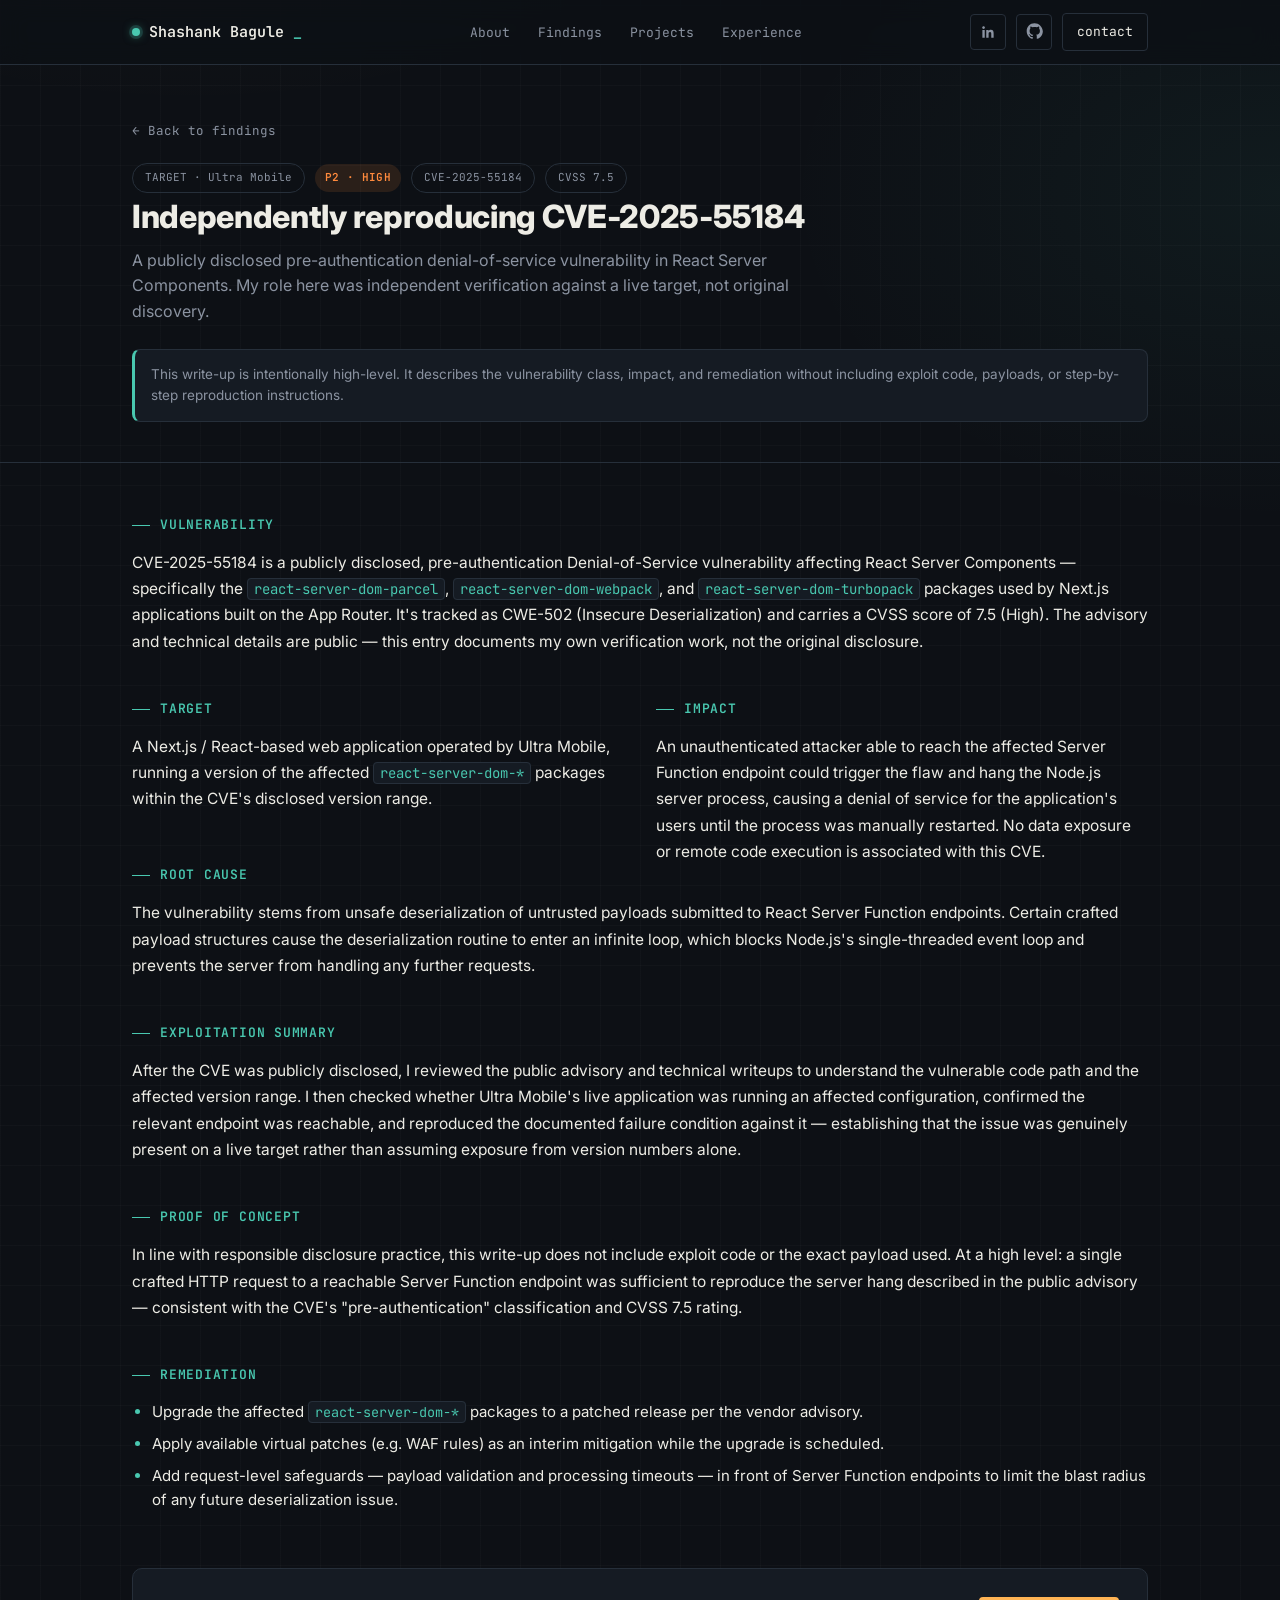
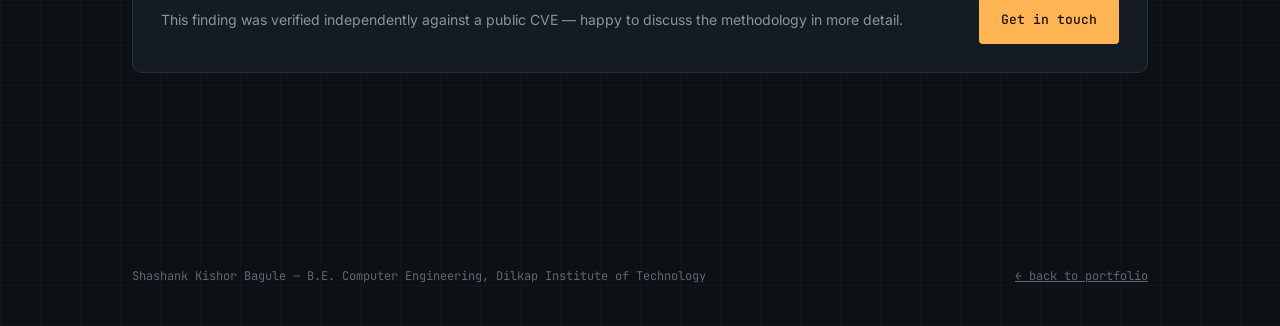
<file: writeups/ultra-mobile.html>
<!DOCTYPE html>
<html lang="en">
<head>
<meta charset="UTF-8">
<meta name="viewport" content="width=device-width, initial-scale=1.0">
<title>CVE-2025-55184 Reproduction — Ultra Mobile | Shashank Bagule</title>
<meta name="description" content="Independent reproduction and verification of CVE-2025-55184, a pre-authentication DoS vulnerability in React Server Components, against Ultra Mobile's live application.">
<link rel="preconnect" href="https://fonts.googleapis.com">
<link rel="preconnect" href="https://fonts.gstatic.com" crossorigin>
<link href="https://fonts.googleapis.com/css2?family=JetBrains+Mono:wght@400;500;600;700&family=Inter:wght@400;500;600;700;800;900&display=swap" rel="stylesheet">
<link rel="stylesheet" href="../assets/style.css">
</head>
<body>

<header>
  <nav class="wrap">
    <a href="../index.html" class="logo"><span class="dot"></span>Shashank Bagule<span class="cursor">_</span></a>
    <ul class="navlinks">
      <li><a href="../index.html#about">About</a></li>
      <li><a href="../index.html#findings">Findings</a></li>
      <li><a href="../index.html#projects">Projects</a></li>
      <li><a href="../index.html#experience">Experience</a></li>
    </ul>
    <div class="navright">
      <a class="navicon" href="https://linkedin.com/in/shashankbagule" target="_blank" rel="noopener" aria-label="LinkedIn">
        <svg width="16" height="16" viewBox="0 0 24 24" fill="currentColor"><path d="M20.45 20.45h-3.55v-5.57c0-1.33-.02-3.04-1.85-3.04-1.85 0-2.14 1.45-2.14 2.94v5.67H9.36V9h3.41v1.56h.05c.48-.9 1.64-1.85 3.37-1.85 3.6 0 4.27 2.37 4.27 5.45v6.29zM5.34 7.43c-1.14 0-2.06-.93-2.06-2.06 0-1.14.92-2.06 2.06-2.06 1.13 0 2.06.92 2.06 2.06 0 1.13-.93 2.06-2.06 2.06zm1.78 13.02H3.56V9h3.56v11.45z"/></svg>
      </a>
      <a class="navicon" href="https://github.com/shashankbagule" target="_blank" rel="noopener" aria-label="GitHub">
        <svg width="17" height="17" viewBox="0 0 24 24" fill="currentColor"><path d="M12 .5C5.73.5.98 5.24.98 11.52c0 5.02 3.26 9.28 7.77 10.78.57.1.78-.25.78-.55 0-.27-.01-1.16-.02-2.11-3.16.69-3.83-1.35-3.83-1.35-.52-1.31-1.26-1.66-1.26-1.66-1.03-.7.08-.69.08-.69 1.14.08 1.74 1.17 1.74 1.17 1.01 1.73 2.65 1.23 3.3.94.1-.73.4-1.23.72-1.51-2.52-.29-5.17-1.26-5.17-5.62 0-1.24.44-2.26 1.17-3.05-.12-.29-.51-1.45.11-3.02 0 0 .96-.31 3.14 1.16.91-.25 1.89-.38 2.86-.38.97 0 1.95.13 2.86.38 2.18-1.47 3.14-1.16 3.14-1.16.62 1.57.23 2.73.11 3.02.73.79 1.17 1.81 1.17 3.05 0 4.37-2.65 5.33-5.18 5.61.41.35.77 1.04.77 2.1 0 1.51-.01 2.73-.01 3.1 0 .3.2.66.79.55 4.5-1.5 7.76-5.76 7.76-10.78C23.02 5.24 18.27.5 12 .5z"/></svg>
      </a>
      <a class="navcta" href="mailto:shashankbagule@gmail.com">contact</a>
    </div>
  </nav>
</header>

<main>
  <section class="wu-hero">
    <div class="wrap">
      <a class="wu-back" href="../index.html#findings">← Back to findings</a>
      <div class="wu-meta">
        <span class="tag">TARGET · Ultra Mobile</span>
        <span class="badge badge-high">P2 · High</span>
        <span class="tag">CVE-2025-55184</span>
        <span class="tag">CVSS 7.5</span>
      </div>
      <h1 class="wu-title">Independently reproducing CVE-2025-55184</h1>
      <p style="color:var(--muted);font-size:16px;max-width:70ch;margin:0;">A publicly disclosed pre-authentication denial-of-service vulnerability in React Server Components. My role here was independent verification against a live target, not original discovery.</p>
      <div class="wu-note">This write-up is intentionally high-level. It describes the vulnerability class, impact, and remediation without including exploit code, payloads, or step-by-step reproduction instructions.</div>
    </div>
  </section>

  <section class="wu-body">
    <div class="wrap">
      <div class="wu-section">
        <h2>Vulnerability</h2>
        <p>CVE-2025-55184 is a publicly disclosed, pre-authentication Denial-of-Service vulnerability affecting React Server Components — specifically the <code>react-server-dom-parcel</code>, <code>react-server-dom-webpack</code>, and <code>react-server-dom-turbopack</code> packages used by Next.js applications built on the App Router. It's tracked as CWE-502 (Insecure Deserialization) and carries a CVSS score of 7.5 (High). The advisory and technical details are public — this entry documents my own verification work, not the original disclosure.</p>
      </div>
      <div class="wu-grid2">
        <div class="wu-section">
          <h2>Target</h2>
          <p>A Next.js / React-based web application operated by Ultra Mobile, running a version of the affected <code>react-server-dom-*</code> packages within the CVE's disclosed version range.</p>
        </div>
        <div class="wu-section">
          <h2>Impact</h2>
          <p>An unauthenticated attacker able to reach the affected Server Function endpoint could trigger the flaw and hang the Node.js server process, causing a denial of service for the application's users until the process was manually restarted. No data exposure or remote code execution is associated with this CVE.</p>
        </div>
      </div>
      <div class="wu-section">
        <h2>Root Cause</h2>
        <p>The vulnerability stems from unsafe deserialization of untrusted payloads submitted to React Server Function endpoints. Certain crafted payload structures cause the deserialization routine to enter an infinite loop, which blocks Node.js's single-threaded event loop and prevents the server from handling any further requests.</p>
      </div>
      <div class="wu-section">
        <h2>Exploitation summary</h2>
        <p>After the CVE was publicly disclosed, I reviewed the public advisory and technical writeups to understand the vulnerable code path and the affected version range. I then checked whether Ultra Mobile's live application was running an affected configuration, confirmed the relevant endpoint was reachable, and reproduced the documented failure condition against it — establishing that the issue was genuinely present on a live target rather than assuming exposure from version numbers alone.</p>
      </div>
      <div class="wu-section">
        <h2>Proof of concept</h2>
        <p>In line with responsible disclosure practice, this write-up does not include exploit code or the exact payload used. At a high level: a single crafted HTTP request to a reachable Server Function endpoint was sufficient to reproduce the server hang described in the public advisory — consistent with the CVE's "pre-authentication" classification and CVSS 7.5 rating.</p>
      </div>
      <div class="wu-section">
        <h2>Remediation</h2>
        <ul>
          <li>Upgrade the affected <code>react-server-dom-*</code> packages to a patched release per the vendor advisory.</li>
          <li>Apply available virtual patches (e.g. WAF rules) as an interim mitigation while the upgrade is scheduled.</li>
          <li>Add request-level safeguards — payload validation and processing timeouts — in front of Server Function endpoints to limit the blast radius of any future deserialization issue.</li>
        </ul>
      </div>
      <div class="wu-cta">
        <p>This finding was verified independently against a public CVE — happy to discuss the methodology in more detail.</p>
        <a class="btn btn-primary" href="mailto:shashankbagule@gmail.com">Get in touch</a>
      </div>
    </div>
  </section>
</main>

<footer>
  <div class="wrap">
    <div class="foot-meta">
      <span>Shashank Kishor Bagule — B.E. Computer Engineering, Dilkap Institute of Technology</span>
      <a href="../index.html" style="color:var(--muted-2);">← back to portfolio</a>
    </div>
  </div>
</footer>

</body>
</html>
</file>
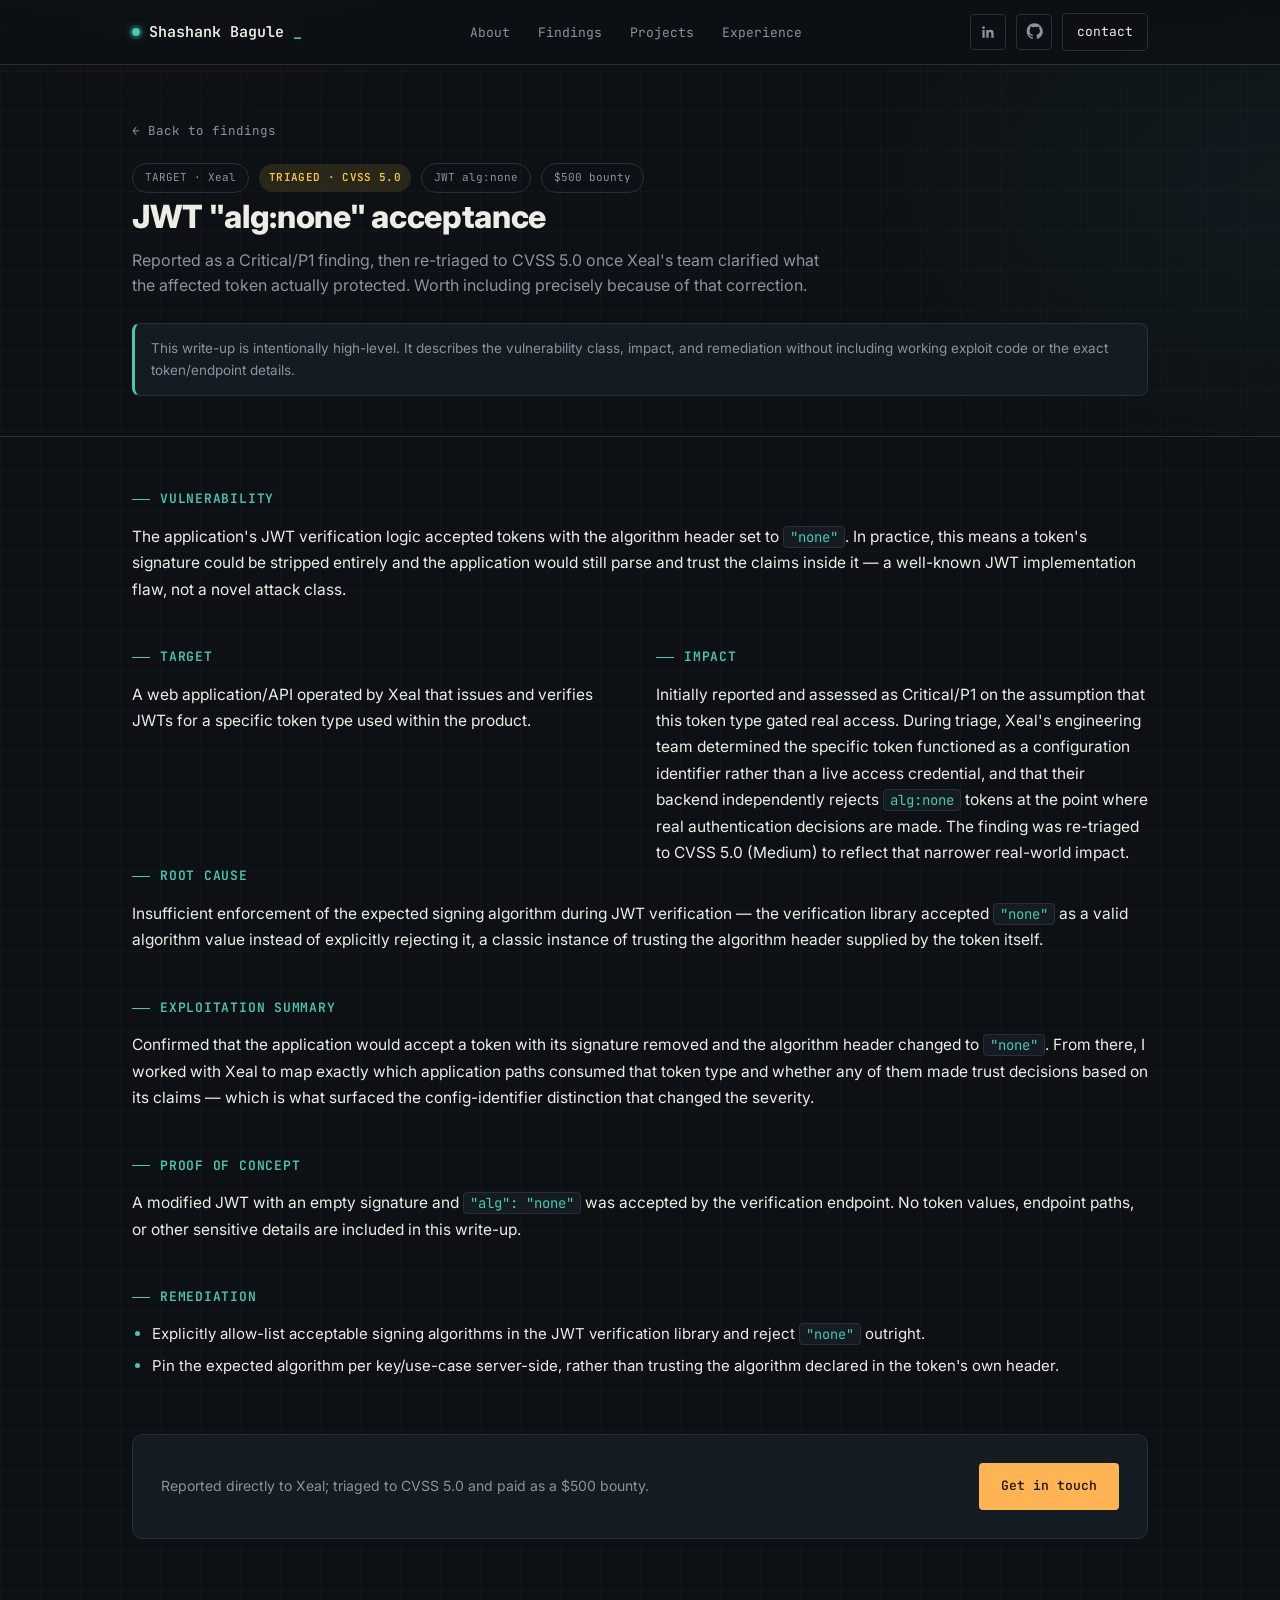
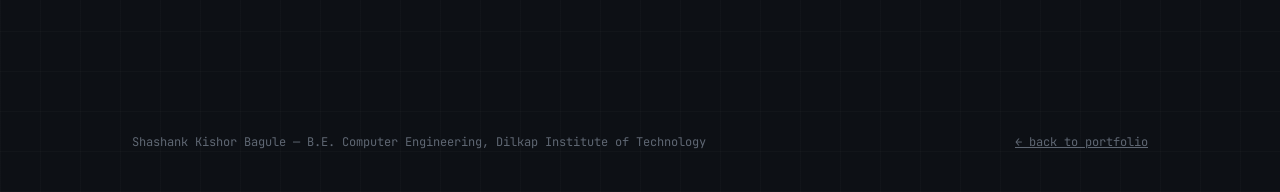
<file: writeups/xeal.html>
<!DOCTYPE html>
<html lang="en">
<head>
<meta charset="UTF-8">
<meta name="viewport" content="width=device-width, initial-scale=1.0">
<title>JWT "alg:none" Finding — Xeal | Shashank Bagule</title>
<meta name="description" content="A JWT alg:none acceptance issue found in a Xeal application, triaged from an initial Critical report down to CVSS 5.0 after further investigation, and paid as a $500 bounty.">
<link rel="preconnect" href="https://fonts.googleapis.com">
<link rel="preconnect" href="https://fonts.gstatic.com" crossorigin>
<link href="https://fonts.googleapis.com/css2?family=JetBrains+Mono:wght@400;500;600;700&family=Inter:wght@400;500;600;700;800;900&display=swap" rel="stylesheet">
<link rel="stylesheet" href="../assets/style.css">
</head>
<body>

<header>
  <nav class="wrap">
    <a href="../index.html" class="logo"><span class="dot"></span>Shashank Bagule<span class="cursor">_</span></a>
    <ul class="navlinks">
      <li><a href="../index.html#about">About</a></li>
      <li><a href="../index.html#findings">Findings</a></li>
      <li><a href="../index.html#projects">Projects</a></li>
      <li><a href="../index.html#experience">Experience</a></li>
    </ul>
    <div class="navright">
      <a class="navicon" href="https://linkedin.com/in/shashankbagule" target="_blank" rel="noopener" aria-label="LinkedIn">
        <svg width="16" height="16" viewBox="0 0 24 24" fill="currentColor"><path d="M20.45 20.45h-3.55v-5.57c0-1.33-.02-3.04-1.85-3.04-1.85 0-2.14 1.45-2.14 2.94v5.67H9.36V9h3.41v1.56h.05c.48-.9 1.64-1.85 3.37-1.85 3.6 0 4.27 2.37 4.27 5.45v6.29zM5.34 7.43c-1.14 0-2.06-.93-2.06-2.06 0-1.14.92-2.06 2.06-2.06 1.13 0 2.06.92 2.06 2.06 0 1.13-.93 2.06-2.06 2.06zm1.78 13.02H3.56V9h3.56v11.45z"/></svg>
      </a>
      <a class="navicon" href="https://github.com/shashankbagule" target="_blank" rel="noopener" aria-label="GitHub">
        <svg width="17" height="17" viewBox="0 0 24 24" fill="currentColor"><path d="M12 .5C5.73.5.98 5.24.98 11.52c0 5.02 3.26 9.28 7.77 10.78.57.1.78-.25.78-.55 0-.27-.01-1.16-.02-2.11-3.16.69-3.83-1.35-3.83-1.35-.52-1.31-1.26-1.66-1.26-1.66-1.03-.7.08-.69.08-.69 1.14.08 1.74 1.17 1.74 1.17 1.01 1.73 2.65 1.23 3.3.94.1-.73.4-1.23.72-1.51-2.52-.29-5.17-1.26-5.17-5.62 0-1.24.44-2.26 1.17-3.05-.12-.29-.51-1.45.11-3.02 0 0 .96-.31 3.14 1.16.91-.25 1.89-.38 2.86-.38.97 0 1.95.13 2.86.38 2.18-1.47 3.14-1.16 3.14-1.16.62 1.57.23 2.73.11 3.02.73.79 1.17 1.81 1.17 3.05 0 4.37-2.65 5.33-5.18 5.61.41.35.77 1.04.77 2.1 0 1.51-.01 2.73-.01 3.1 0 .3.2.66.79.55 4.5-1.5 7.76-5.76 7.76-10.78C23.02 5.24 18.27.5 12 .5z"/></svg>
      </a>
      <a class="navcta" href="mailto:shashankbagule@gmail.com">contact</a>
    </div>
  </nav>
</header>

<main>
  <section class="wu-hero">
    <div class="wrap">
      <a class="wu-back" href="../index.html#findings">← Back to findings</a>
      <div class="wu-meta">
        <span class="tag">TARGET · Xeal</span>
        <span class="badge badge-medium">Triaged · CVSS 5.0</span>
        <span class="tag">JWT alg:none</span>
        <span class="tag">$500 bounty</span>
      </div>
      <h1 class="wu-title">JWT "alg:none" acceptance</h1>
      <p style="color:var(--muted);font-size:16px;max-width:70ch;margin:0;">Reported as a Critical/P1 finding, then re-triaged to CVSS 5.0 once Xeal's team clarified what the affected token actually protected. Worth including precisely because of that correction.</p>
      <div class="wu-note">This write-up is intentionally high-level. It describes the vulnerability class, impact, and remediation without including working exploit code or the exact token/endpoint details.</div>
    </div>
  </section>

  <section class="wu-body">
    <div class="wrap">
      <div class="wu-section">
        <h2>Vulnerability</h2>
        <p>The application's JWT verification logic accepted tokens with the algorithm header set to <code>"none"</code>. In practice, this means a token's signature could be stripped entirely and the application would still parse and trust the claims inside it — a well-known JWT implementation flaw, not a novel attack class.</p>
      </div>
      <div class="wu-grid2">
        <div class="wu-section">
          <h2>Target</h2>
          <p>A web application/API operated by Xeal that issues and verifies JWTs for a specific token type used within the product.</p>
        </div>
        <div class="wu-section">
          <h2>Impact</h2>
          <p>Initially reported and assessed as Critical/P1 on the assumption that this token type gated real access. During triage, Xeal's engineering team determined the specific token functioned as a configuration identifier rather than a live access credential, and that their backend independently rejects <code>alg:none</code> tokens at the point where real authentication decisions are made. The finding was re-triaged to CVSS 5.0 (Medium) to reflect that narrower real-world impact.</p>
        </div>
      </div>
      <div class="wu-section">
        <h2>Root Cause</h2>
        <p>Insufficient enforcement of the expected signing algorithm during JWT verification — the verification library accepted <code>"none"</code> as a valid algorithm value instead of explicitly rejecting it, a classic instance of trusting the algorithm header supplied by the token itself.</p>
      </div>
      <div class="wu-section">
        <h2>Exploitation summary</h2>
        <p>Confirmed that the application would accept a token with its signature removed and the algorithm header changed to <code>"none"</code>. From there, I worked with Xeal to map exactly which application paths consumed that token type and whether any of them made trust decisions based on its claims — which is what surfaced the config-identifier distinction that changed the severity.</p>
      </div>
      <div class="wu-section">
        <h2>Proof of concept</h2>
        <p>A modified JWT with an empty signature and <code>"alg": "none"</code> was accepted by the verification endpoint. No token values, endpoint paths, or other sensitive details are included in this write-up.</p>
      </div>
      <div class="wu-section">
        <h2>Remediation</h2>
        <ul>
          <li>Explicitly allow-list acceptable signing algorithms in the JWT verification library and reject <code>"none"</code> outright.</li>
          <li>Pin the expected algorithm per key/use-case server-side, rather than trusting the algorithm declared in the token's own header.</li>
        </ul>
      </div>
      <div class="wu-cta">
        <p>Reported directly to Xeal; triaged to CVSS 5.0 and paid as a $500 bounty.</p>
        <a class="btn btn-primary" href="mailto:shashankbagule@gmail.com">Get in touch</a>
      </div>
    </div>
  </section>
</main>

<footer>
  <div class="wrap">
    <div class="foot-meta">
      <span>Shashank Kishor Bagule — B.E. Computer Engineering, Dilkap Institute of Technology</span>
      <a href="../index.html" style="color:var(--muted-2);">← back to portfolio</a>
    </div>
  </div>
</footer>

</body>
</html>
</file>
<file: assets/style.css>
:root{
    --bg:#0d1015;
    --bg-alt:#151b23;
    --bg-raise:#1b232d;
    --line: #262f3a;
    --line-soft: #1d252f;
    --fg:#edece5;
    --muted:#8b93a1;
    --muted-2:#5f6773;
    --accent:#ffb454;
    --accent-2:#49c8b0;
    --sev-critical:#e5484d;
    --sev-high:#ff8a3d;
    --sev-medium:#f5c744;
    --sev-low:#49c8b0;
    --mono: 'JetBrains Mono', monospace;
    --sans: 'Inter', sans-serif;
  }
  *{box-sizing:border-box;}
  html{scroll-behavior:smooth;}
  body{
    margin:0;
    overflow-x:hidden;
    background:
      radial-gradient(ellipse 900px 500px at 15% -10%, rgba(255,180,84,0.05), transparent 60%),
      radial-gradient(ellipse 900px 600px at 100% 10%, rgba(73,200,176,0.06), transparent 55%),
      repeating-linear-gradient(0deg, rgba(255,255,255,0.018) 0px, rgba(255,255,255,0.018) 1px, transparent 1px, transparent 40px),
      repeating-linear-gradient(90deg, rgba(255,255,255,0.018) 0px, rgba(255,255,255,0.018) 1px, transparent 1px, transparent 40px),
      var(--bg);
    color:var(--fg);
    font-family:var(--sans);
    line-height:1.6;
    -webkit-font-smoothing:antialiased;
  }
  a{color:inherit;}
  ::selection{background:var(--accent);color:#1a1200;}

  .wrap{max-width:1080px;margin:0 auto;padding:0 32px;}

  .comment{
    font-family:var(--mono);
    font-size:13px;
    letter-spacing:0.02em;
    color:var(--fg);
    font-weight:700;
    display:flex;
    align-items:center;
    gap:10px;
    margin-bottom:16px;
  }
  .comment::before{content:"//";color:var(--accent-2);font-weight:700;}
  .comment .num{
    color:var(--bg);background:var(--accent-2);
    font-weight:700;padding:1px 7px;border-radius:3px;font-size:11px;
  }

  /* NAV */
  header{
    position:sticky;top:0;z-index:50;
    background:rgba(13,16,21,0.82);
    backdrop-filter:blur(12px);
    border-bottom:1px solid var(--line);
  }
  nav.wrap{
    display:flex;align-items:center;justify-content:space-between;
    height:64px;
  }
  .logo{
    font-family:var(--mono);font-weight:600;font-size:15px;
    color:var(--fg);text-decoration:none;
    display:flex;align-items:center;gap:9px;
  }
  .logo .dot{width:8px;height:8px;border-radius:50%;background:var(--accent-2);
    box-shadow:0 0 0 3px rgba(73,200,176,0.18), 0 0 10px rgba(73,200,176,0.6);
    animation:blink 2.4s ease-in-out infinite;
  }
  @keyframes blink{0%,100%{opacity:1;}50%{opacity:0.4;}}
  .logo .cursor{color:var(--accent-2);animation:blink 1.1s step-end infinite;}
  .navlinks{display:flex;gap:28px;list-style:none;margin:0;padding:0;}
  .navlinks a{
    font-family:var(--mono);font-size:13px;color:var(--muted);
    text-decoration:none;transition:color .15s ease;position:relative;
  }
  .navlinks a:hover{color:var(--accent-2);}
  .navcta{
    font-family:var(--mono);font-size:13px;
    border:1px solid var(--line);color:var(--fg);
    padding:8px 14px;border-radius:4px;text-decoration:none;
    transition:border-color .15s ease, color .15s ease, box-shadow .15s ease;
  }
  .navcta:hover{border-color:var(--accent-2);color:var(--accent-2);box-shadow:0 0 0 1px rgba(73,200,176,0.25), 0 0 16px rgba(73,200,176,0.15);}
  .menutoggle{display:none;background:none;border:1px solid var(--line);border-radius:4px;
    color:var(--fg);width:38px;height:38px;font-size:18px;cursor:pointer;}
  .navright{display:flex;align-items:center;gap:10px;}
  .navicon{
    display:flex;align-items:center;justify-content:center;
    width:36px;height:36px;border-radius:4px;border:1px solid var(--line);color:var(--muted);
    transition:border-color .15s ease, color .15s ease, box-shadow .15s ease;
  }
  .navicon:hover{border-color:var(--accent-2);color:var(--accent-2);box-shadow:0 0 16px rgba(73,200,176,0.15);}

  /* RESUME DROPDOWN */
  .resume-drop{position:relative;display:inline-flex;align-items:stretch;}
  .resume-menu{
    display:none;position:absolute;top:calc(100% + 8px);left:0;z-index:10;
    background:var(--bg-raise);border:1px solid var(--line);border-radius:8px;
    min-width:190px;padding:6px;box-shadow:0 12px 32px rgba(0,0,0,0.4);
  }
  .resume-drop.open .resume-menu{display:block;}
  .resume-menu a{
    display:flex;align-items:center;justify-content:space-between;gap:8px;
    font-family:var(--mono);font-size:12.5px;color:var(--fg);text-decoration:none;
    padding:9px 10px;border-radius:5px;transition:background .12s ease;
  }
  .resume-menu a:hover{background:var(--bg-alt);color:var(--accent-2);}

  /* HERO */
  .hero{padding:100px 0 0;border-bottom:1px solid var(--line);position:relative;}
  .hero-watermark{
    position:absolute;top:-40px;right:-40px;font-family:var(--mono);font-weight:700;
    font-size:220px;color:rgba(255,255,255,0.025);letter-spacing:-6px;
    pointer-events:none;line-height:1;user-select:none;z-index:0;
  }
  .hero-grid{display:grid;grid-template-columns:1.05fr 0.95fr;gap:56px;align-items:center;position:relative;z-index:1;padding-bottom:64px;}
  h1{
    font-size:52px;line-height:1.1;font-weight:800;letter-spacing:-0.02em;
    margin:0 0 22px;color:var(--fg);
  }
  h1 .hl{color:var(--accent);white-space:nowrap;}
  h1 .hl::before{content:"[";color:var(--accent-2);margin-right:2px;font-weight:600;}
  h1 .hl::after{content:"]";color:var(--accent-2);margin-left:2px;font-weight:600;}
  .hero p.lede{font-size:17px;color:var(--muted);max-width:46ch;margin:0 0 32px;}
  .herobtns{display:flex;gap:14px;flex-wrap:wrap;}
  .btn{
    font-family:var(--mono);font-size:13px;font-weight:500;
    padding:13px 22px;border-radius:4px;text-decoration:none;
    display:inline-flex;align-items:center;gap:8px;
    transition:transform .15s ease, border-color .15s ease, background .15s ease, box-shadow .15s ease;
  }
  .btn-primary{background:var(--accent);color:#1a1200;}
  .btn-primary:hover{transform:translateY(-1px);box-shadow:0 4px 24px rgba(255,180,84,0.35);}
  .btn-ghost{border:1px solid var(--line);color:var(--fg);}
  .btn-ghost:hover{border-color:var(--accent-2);color:var(--accent-2);box-shadow:0 0 16px rgba(73,200,176,0.12);}

  .console{
    background:var(--bg-alt);border:1px solid var(--line);border-radius:10px;
    overflow:hidden;box-shadow:0 20px 60px rgba(0,0,0,0.35);
  }
  .console-bar{
    display:flex;align-items:center;gap:8px;padding:11px 14px;
    background:var(--bg-raise);border-bottom:1px solid var(--line);
  }
  .console-bar .tl{width:10px;height:10px;border-radius:50%;}
  .tl-r{background:#e5484d;} .tl-y{background:#f5c744;} .tl-g{background:#49c8b0;}
  .console-bar .fname{font-family:var(--mono);font-size:11.5px;color:var(--muted-2);margin-left:6px;}
  .console-body{padding:18px 18px 20px;font-family:var(--mono);font-size:12.5px;min-height:118px;}
  .console-body .ln{color:var(--muted);margin-bottom:7px;white-space:pre-wrap;}
  .console-body .prompt{color:var(--accent-2);}
  .console-body .ok{color:var(--accent-2);}
  .console-body .warn{color:var(--accent);}
  .console-body .crit{color:var(--sev-critical);}
  .caret{display:inline-block;width:7px;height:13px;background:var(--accent-2);vertical-align:-2px;animation:blink 1s step-end infinite;}

  .graph-box{
    background:var(--bg-alt);border:1px solid var(--line);border-top:none;
    border-radius:0 0 10px 10px;padding:20px 18px 18px;
  }
  .graph-label{font-family:var(--mono);font-size:11px;color:var(--muted-2);
    display:flex;justify-content:space-between;margin-bottom:8px;letter-spacing:0.03em;}
  .graph-label .live{color:var(--accent-2);}
  .graph-label .live::before{content:"● ";}

  /* SCOPE STRIPE */
  .scope-stripe{
    position:relative;padding:16px 0;
    background:repeating-linear-gradient(135deg, rgba(255,180,84,0.07) 0 14px, rgba(255,180,84,0.02) 14px 28px);
    border-bottom:1px solid var(--line);
  }
  .scope-stripe .wrap{display:flex;align-items:center;justify-content:center;gap:14px;flex-wrap:wrap;}
  .scope-stripe span{font-family:var(--mono);font-size:12px;color:var(--fg);letter-spacing:0.08em;}
  .scope-stripe .sep{color:var(--accent-2);}

  /* SECTIONS */
  section{padding:80px 0;border-bottom:1px solid var(--line);position:relative;}
  section:last-of-type{border-bottom:none;}
  .sec-head{margin-bottom:40px;display:flex;align-items:baseline;gap:16px;}
  h2{font-size:27px;font-weight:800;margin:0;letter-spacing:-0.01em;}

  /* ABOUT */
  .about-grid{display:grid;grid-template-columns:1fr 1fr;gap:48px;}
  .about-grid p{color:var(--muted);font-size:15.5px;margin:0 0 16px;}
  .stat-row{display:grid;grid-template-columns:repeat(3,1fr);gap:14px;margin-top:8px;}
  .stat{
    background:var(--bg-alt);border:1px solid var(--line);border-radius:8px;
    padding:16px 14px;border-top:2px solid var(--accent-2);
    transition:border-color .15s ease, transform .15s ease;
  }
  .stat:nth-child(3n+2){border-top-color:var(--accent);}
  .stat:nth-child(3n){border-top-color:var(--sev-medium);}
  .stat:hover{transform:translateY(-2px);}
  .stat b{display:block;font-family:var(--mono);font-size:23px;color:var(--fg);margin-bottom:4px;}
  .stat span{font-size:12.5px;color:var(--muted);}

  /* FINDINGS */
  .finding{
    display:grid;grid-template-columns:20px 150px 1fr auto;gap:18px;align-items:center;
    padding:20px 14px;border-radius:6px;
    transition:background .15s ease, transform .15s ease;
    text-decoration:none;color:inherit;cursor:pointer;
  }
  .finding:hover{background:var(--bg-alt);transform:translateX(3px);}
  .finding:hover .org{color:var(--accent-2);}
  .finding .fid{font-family:var(--mono);font-size:10.5px;color:var(--muted-2);}
  .finding .bar{width:3px;align-self:stretch;border-radius:2px;}
  .finding .org{font-weight:600;font-size:15px;}
  .finding .org small{display:block;font-family:var(--mono);font-size:12px;color:var(--muted-2);font-weight:400;margin-top:3px;}
  .finding .desc{color:var(--muted);font-size:14.5px;}
  .badge{
    font-family:var(--mono);font-size:11px;font-weight:600;letter-spacing:0.03em;
    padding:5px 10px;border-radius:100px;text-transform:uppercase;white-space:nowrap;
  }
  .badge-critical{background:rgba(229,72,77,0.12);color:var(--sev-critical);}
  .badge-high{background:rgba(255,138,61,0.12);color:var(--sev-high);}
  .badge-medium{background:rgba(245,199,68,0.12);color:var(--sev-medium);}
  .badge-low{background:rgba(73,200,176,0.12);color:var(--sev-low);}

  /* PROJECTS */
  .proj-grid{display:grid;grid-template-columns:repeat(2,1fr);gap:20px;align-items:start;}
  .card{
    background:var(--bg-alt);border:1px solid var(--line);border-radius:10px;
    padding:26px 22px;display:flex;flex-direction:column;position:relative;
    border-top:3px solid var(--accent-2);
    transition:border-color .18s ease, transform .18s ease, box-shadow .18s ease;
  }
  .card.progress{border-top-color:var(--accent);}
  .card:hover{transform:translateY(-4px);box-shadow:0 16px 40px rgba(0,0,0,0.35);}
  .card:hover.progress{box-shadow:0 16px 40px rgba(255,180,84,0.1);}
  .card:not(.progress):hover{box-shadow:0 16px 40px rgba(73,200,176,0.1);}
  .card-top{display:flex;justify-content:space-between;align-items:flex-start;margin-bottom:14px;}
  .card-icon{width:34px;height:34px;border-radius:8px;background:var(--bg-raise);
    display:flex;align-items:center;justify-content:center;margin-bottom:14px;color:var(--accent-2);}
  .card.progress .card-icon{color:var(--accent);}
  .card h3{font-size:18px;margin:0;font-weight:700;}
  .status{font-family:var(--mono);font-size:10.5px;padding:4px 9px;border-radius:100px;white-space:nowrap;letter-spacing:0.02em;}
  .status-active{background:rgba(73,200,176,0.12);color:var(--accent-2);box-shadow:0 0 12px rgba(73,200,176,0.18);}
  .status-progress{background:rgba(255,180,84,0.12);color:var(--accent);}
  .card .stack{font-family:var(--mono);font-size:11.5px;color:var(--muted-2);margin-bottom:14px;}
  .card p{color:var(--muted);font-size:14px;margin:0 0 16px;flex-grow:1;}
  .card ul{margin:0;padding-left:18px;color:var(--muted);font-size:13.5px;}
  .card li{margin-bottom:6px;}
  .card li::marker{color:var(--accent-2);}
  .card.progress li::marker{color:var(--accent);}

  /* EXPERIENCE */
  .xp-item{display:grid;grid-template-columns:170px 1fr;gap:24px;padding:24px 0;border-top:1px solid var(--line);}
  .xp-item:first-child{border-top:none;}
  .xp-item .when{font-family:var(--mono);font-size:12.5px;color:var(--fg);font-weight:700;}
  .xp-item h3{margin:0 0 4px;font-size:16.5px;}
  .xp-item .org{font-size:13.5px;color:var(--accent-2);font-family:var(--mono);margin-bottom:10px;}
  .xp-item ul{margin:0;padding-left:18px;color:var(--muted);font-size:14px;}
  .xp-item li{margin-bottom:6px;}
  .xp-item li::marker{color:var(--accent-2);}

  /* SKILLS */
  .skill-cols{display:grid;grid-template-columns:repeat(3,1fr);gap:32px;}
  .skill-col h4{font-family:var(--mono);font-size:12px;color:var(--muted-2);text-transform:uppercase;letter-spacing:0.05em;margin:0 0 14px;}
  .chips{display:flex;flex-wrap:wrap;gap:8px;}
  .chip{
    font-size:13px;padding:6px 12px;border-radius:6px;
    background:var(--bg-alt);border:1px solid var(--line);color:var(--fg);
    transition:border-color .15s ease;
  }
  .chip:hover{border-color:var(--accent-2);}

  /* RESEARCH FOCUS */
  .research-grid{display:grid;grid-template-columns:repeat(4,1fr);gap:12px;}
  .research-tag{
    display:flex;align-items:center;gap:10px;
    background:var(--bg-alt);border:1px solid var(--line);border-radius:8px;
    padding:14px 14px;font-size:13.5px;color:var(--fg);
    transition:border-color .15s ease, transform .15s ease;
  }
  .research-tag svg{flex-shrink:0;color:var(--accent-2);}
  .research-tag:hover{border-color:var(--accent-2);transform:translateY(-2px);}
  @media (max-width:860px){
    .research-grid{grid-template-columns:1fr 1fr;}
  }
  @media (max-width:480px){
    .research-grid{grid-template-columns:1fr;}
  }

  /* CERTS */
  .cert-row{display:flex;gap:16px;flex-wrap:wrap;}
  .cert{
    display:flex;align-items:center;gap:12px;
    background:var(--bg-alt);border:1px solid var(--line);border-left:3px solid var(--accent);border-radius:8px;
    padding:14px 18px;flex:1;min-width:260px;
  }
  .cert .yr{font-family:var(--mono);color:var(--accent);font-size:13px;}
  .cert .name{font-size:14px;}

  /* CONTACT / FOOTER */
  footer{padding:64px 0 40px;}
  .contact-box{
    background:var(--bg-alt);border:1px solid var(--line);border-radius:12px;
    padding:48px 44px;text-align:center;position:relative;overflow:hidden;
  }
  .contact-box::before{
    content:"";position:absolute;inset:0;
    background:radial-gradient(ellipse 500px 300px at 50% 0%, rgba(255,180,84,0.08), transparent 70%);
    pointer-events:none;
  }
  .contact-box .comment{justify-content:center;}
  .contact-box h2{margin-bottom:10px;position:relative;}
  .contact-box p{color:var(--muted);margin:0 0 26px;position:relative;}
  .contact-links{display:flex;justify-content:center;gap:16px;flex-wrap:wrap;position:relative;}
  .foot-meta{
    margin-top:40px;display:flex;justify-content:space-between;
    font-family:var(--mono);font-size:12px;color:var(--muted-2);flex-wrap:wrap;gap:10px;
  }

  @media (max-width:860px){
    .navlinks{display:none;}
    .menutoggle{display:block;}
    .hero-grid{grid-template-columns:1fr;}
    .about-grid{grid-template-columns:1fr;}
    .proj-grid{grid-template-columns:1fr;}
    .skill-cols{grid-template-columns:1fr;}
    .finding{grid-template-columns:14px 1fr;gap:6px 12px;}
    .finding .fid{display:none;}
    .finding .desc{grid-column:2;}
    .finding .badge{grid-column:2;justify-self:start;margin-top:4px;}
    .xp-item{grid-template-columns:1fr;gap:6px;}
    h1{font-size:34px;}
    .stat-row{grid-template-columns:1fr 1fr;}
    .hero-watermark{font-size:120px;}
    h1 .hl{white-space:normal;}
  }

  @media (prefers-reduced-motion: reduce){
    *{animation-duration:0.001ms !important; transition-duration:0.001ms !important;}
  }

  .pulse-dot{animation:pulse 2.2s ease-in-out infinite;}
  @keyframes pulse{
    0%,100%{opacity:1;}
    50%{opacity:0.35;}
  }
  .dash{stroke-dasharray:6 5;animation:dash 1.4s linear infinite;}
  @keyframes dash{to{stroke-dashoffset:-22;}}

  .reveal.pending{opacity:0;transform:translateY(14px);transition:opacity .5s ease, transform .5s ease;}
  .reveal.in{opacity:1;transform:translateY(0);}

/* WRITEUP ARTICLE PAGES */
.wu-hero{padding:52px 0 40px;border-bottom:1px solid var(--line);}
.wu-back{
  font-family:var(--mono);font-size:12.5px;color:var(--muted);text-decoration:none;
  display:inline-flex;align-items:center;gap:6px;margin-bottom:22px;transition:color .15s ease;
}
.wu-back:hover{color:var(--accent-2);}
.wu-title{font-size:32px;font-weight:800;letter-spacing:-0.01em;margin:0 0 14px;}
.wu-meta{display:flex;gap:10px;flex-wrap:wrap;align-items:center;margin-bottom:6px;}
.wu-meta .tag{
  font-family:var(--mono);font-size:11px;color:var(--muted);
  border:1px solid var(--line);border-radius:100px;padding:5px 12px;
}
.wu-note{
  margin-top:24px;padding:14px 16px;border-radius:8px;
  background:var(--bg-alt);border:1px solid var(--line);border-left:3px solid var(--accent-2);
  font-size:13.5px;color:var(--muted);
}
.wu-body{padding:52px 0 90px;}
.wu-section{margin-bottom:44px;}
.wu-section:last-child{margin-bottom:0;}
.wu-section h2{
  font-family:var(--mono);font-size:13px;color:var(--accent-2);text-transform:uppercase;
  letter-spacing:0.06em;margin:0 0 14px;font-weight:600;display:flex;align-items:center;gap:10px;
}
.wu-section h2::before{content:"";width:18px;height:1px;background:var(--accent-2);}
.wu-section p{color:var(--fg);font-size:15.5px;line-height:1.7;margin:0 0 14px;}
.wu-section p:last-child{margin-bottom:0;}
.wu-section ul{margin:0;padding-left:20px;color:var(--fg);font-size:15px;}
.wu-section li{margin-bottom:8px;line-height:1.6;}
.wu-section li::marker{color:var(--accent-2);}
.wu-section code{
  font-family:var(--mono);font-size:0.9em;background:var(--bg-alt);
  border:1px solid var(--line);border-radius:4px;padding:1px 6px;color:var(--accent-2);
}
.wu-grid2{display:grid;grid-template-columns:1fr 1fr;gap:32px;}
.wu-cta{
  margin-top:56px;padding:28px;border-radius:10px;background:var(--bg-alt);
  border:1px solid var(--line);display:flex;justify-content:space-between;align-items:center;flex-wrap:wrap;gap:16px;
}
.wu-cta p{margin:0;color:var(--muted);font-size:14px;}
@media (max-width:860px){
  .wu-grid2{grid-template-columns:1fr;}
  .wu-title{font-size:26px;}
}
</file>
